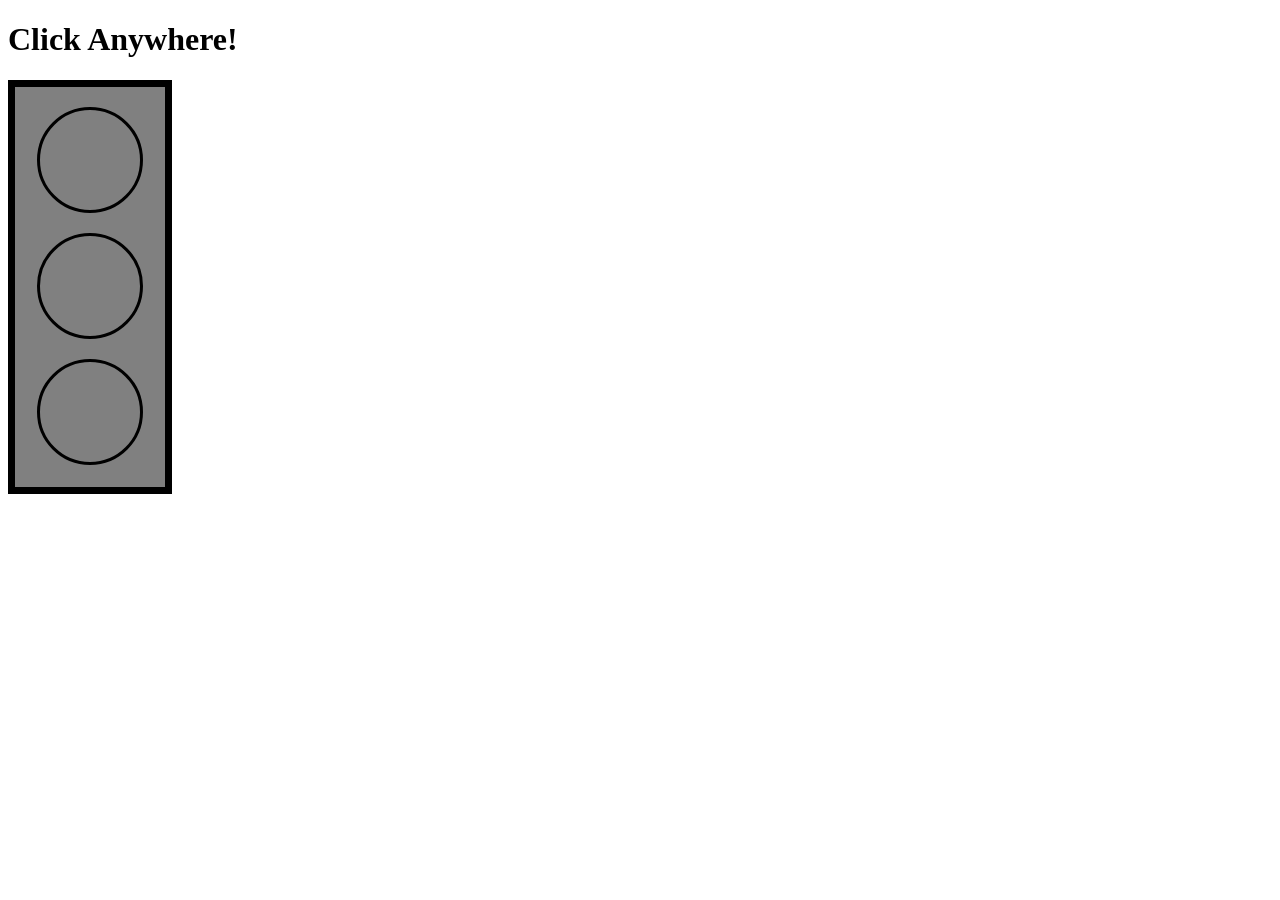
<file: 6-trifecta/01-script/index.html>
<!DOCTYPE html>
<html lang="en">
<head>
    <title>Green Light Go!</title>
    <link href="styles.css" rel="stylesheet" />
    <script src="script.js"></script>
</head>
<body onClick="changeLight()">
    <h1>Click Anywhere!</h1>
    <div id="traffic-light-div">
        <div id="red" class="light"></div>
        <div id="yellow" class="light"></div>
        <div id="green" class="light"></div>
    </div>
</body>
</html>
</file>
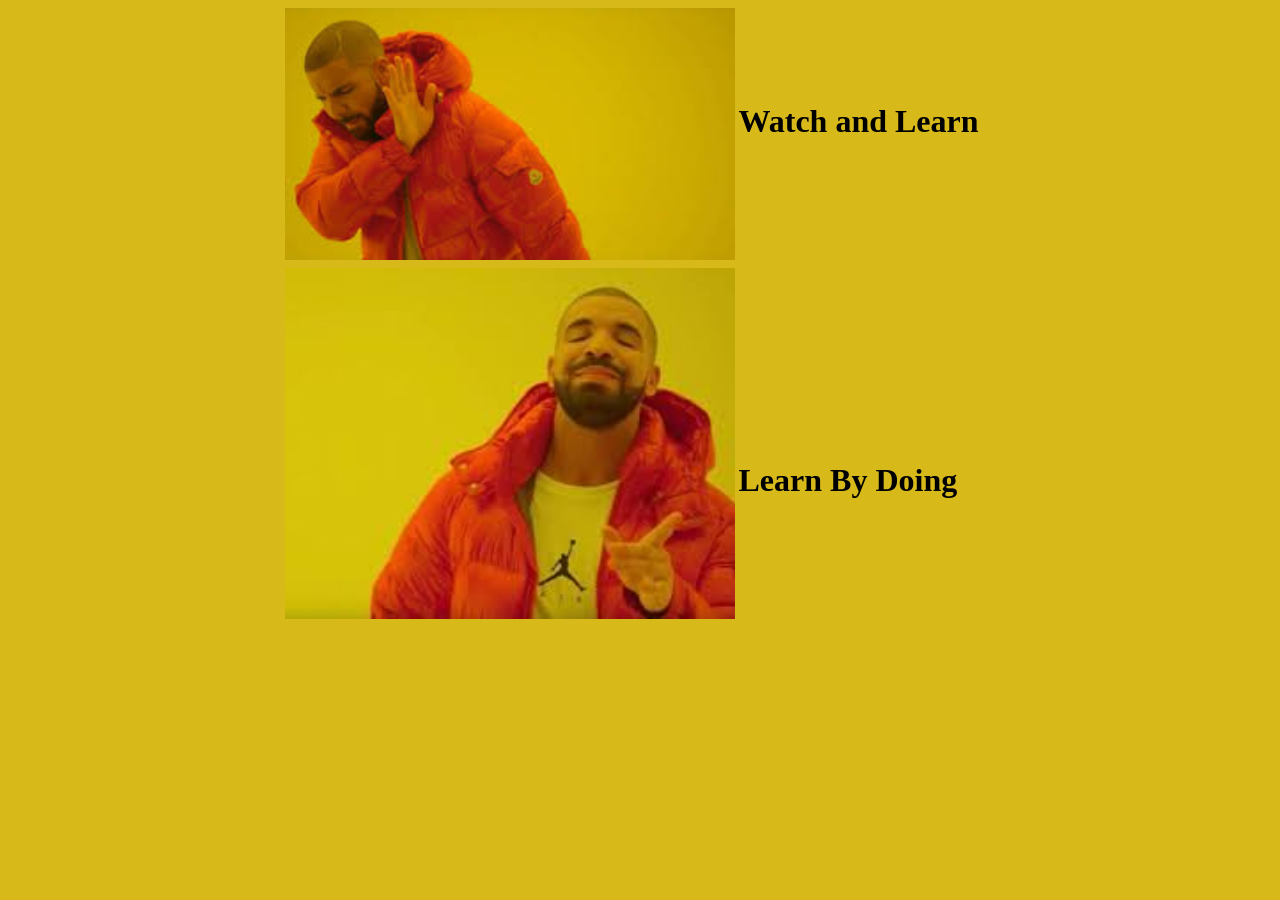
<file: 6-trifecta/03-selecionar-elementos/ejercicio/index.html>
<!DOCTYPE html>
<html lang="en">
<head>
    <link href="styles.css" rel="stylesheet" />
    <title>Hotline Bling</title>
</head>
<body>
    <div id="wrapper">
        <div>
        <img width="450" id="drake-pic-1" src="[data-uri]" />
        <h1 id="heading-1">Watch and Learn</h1>
        </div>
        <div>
        <img width="450" id="drake-pic-2" src="[data-uri]" />
        <h1 id="heading-2">Watch and Learn</h1>
        </div>
    </div>
    <script src="script.js"></script>
</body>
</html>
</file>
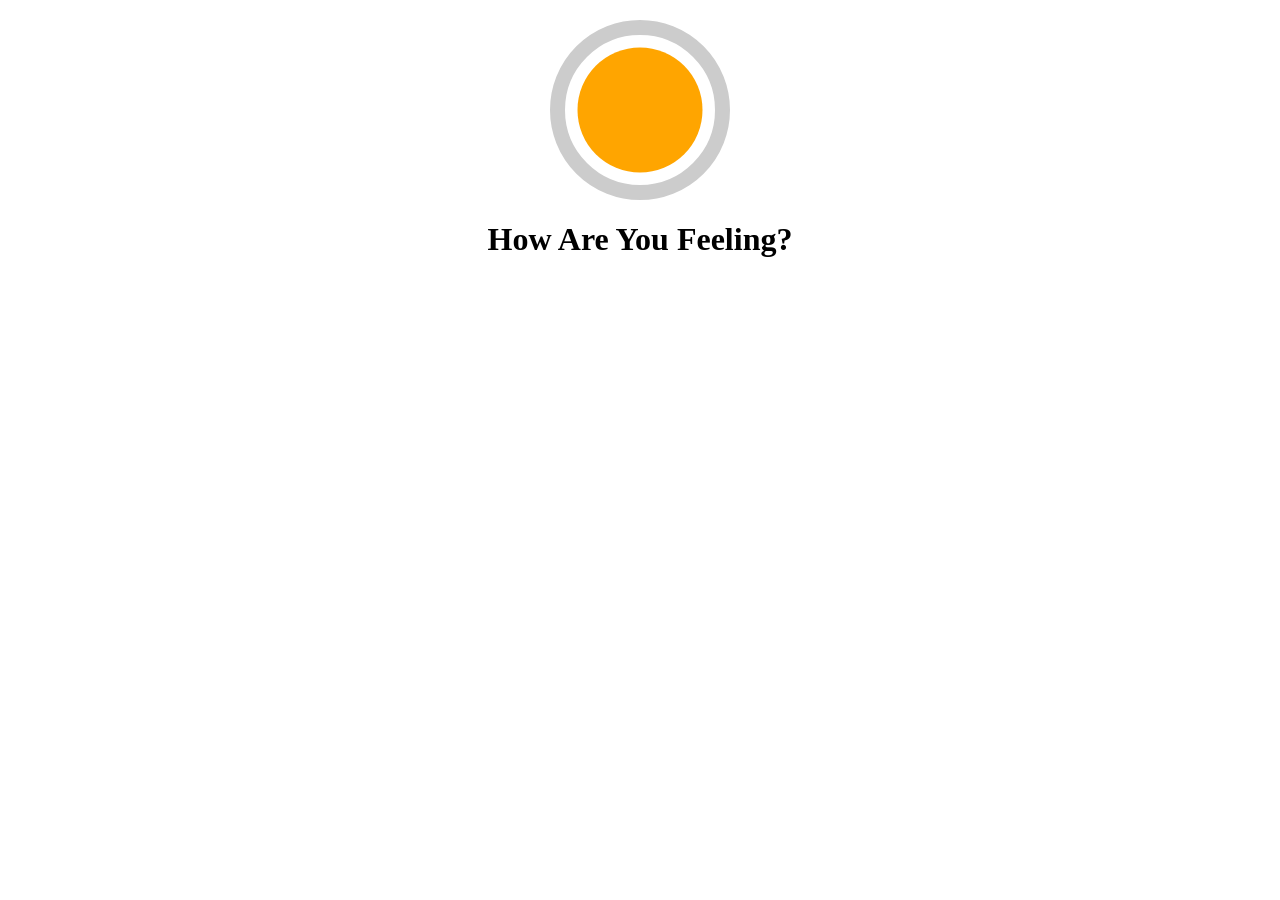
<file: 6-trifecta/04-cambio-de-styles/02-ejercicio/index.html>
<!DOCTYPE html>
<html lang="en">
<head>
    <link rel="stylesheet" href="styles.css">
<title>Mood Ring</title>
</head>
<body>
    <div class="mood-ring" id="moodRing">
        <div class="stone" id="stone"></div>
    </div>
    <h1>How Are You Feeling?</h1>
    <script src="script.js"></script>
</body>
</html>
</file>
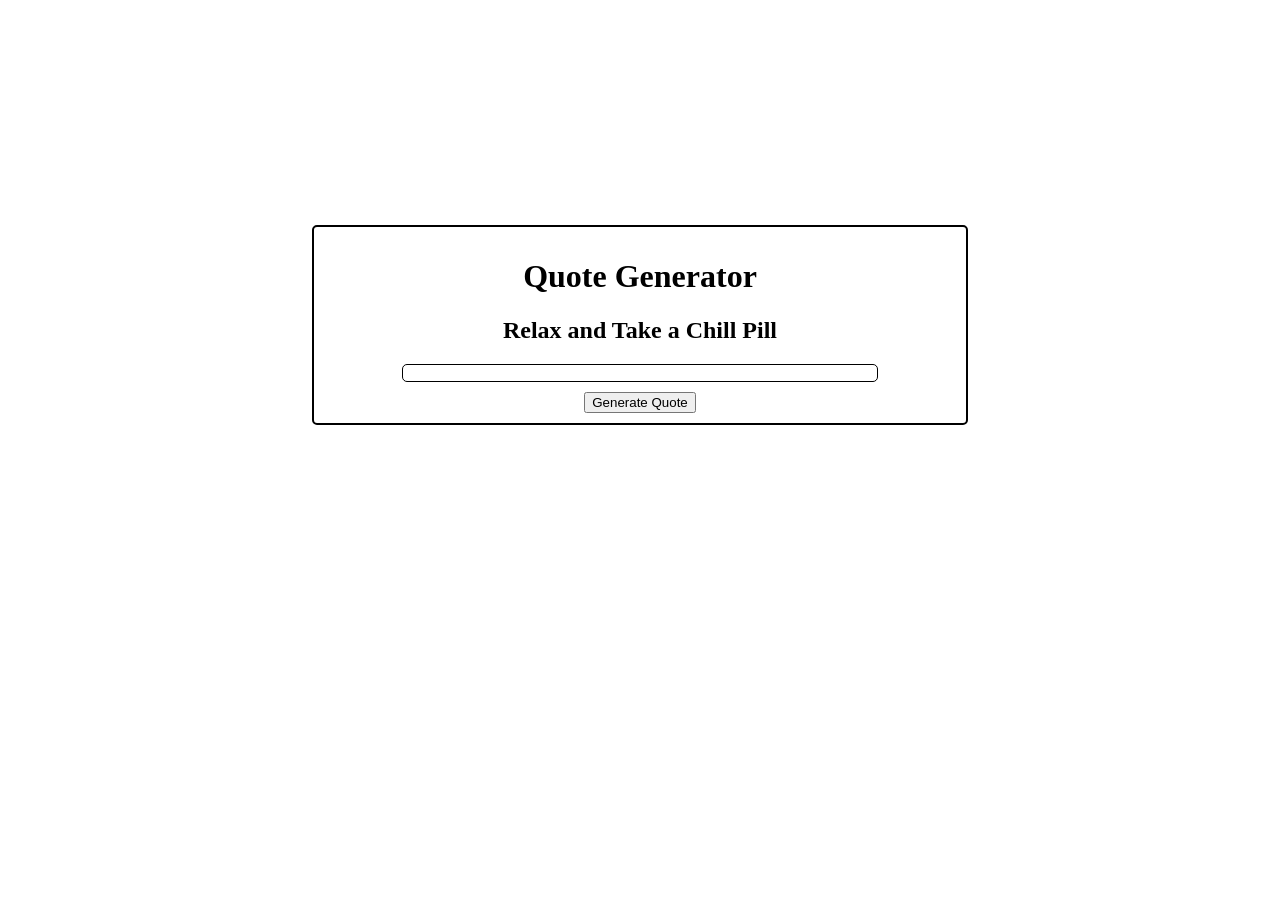
<file: 6-trifecta/05-events/02-ejercicio/index.html>
<!DOCTYPE html>
<html lang="en">
<head>
    <link href="styles.css" rel="stylesheet" />
    <title>Chill Pill</title>
</head>
<body>
    <div id="wrapper">
        <h1>Quote Generator</h1>
        <h2>Relax and Take a Chill Pill</h2>
        <div id="quote-div">
        <p id="quote-text"></p>
        </div>
        <button id="quote-button">Generate Quote</button>
    </div>
    <script src="script.js"></script>
</body>
</html>
</file>
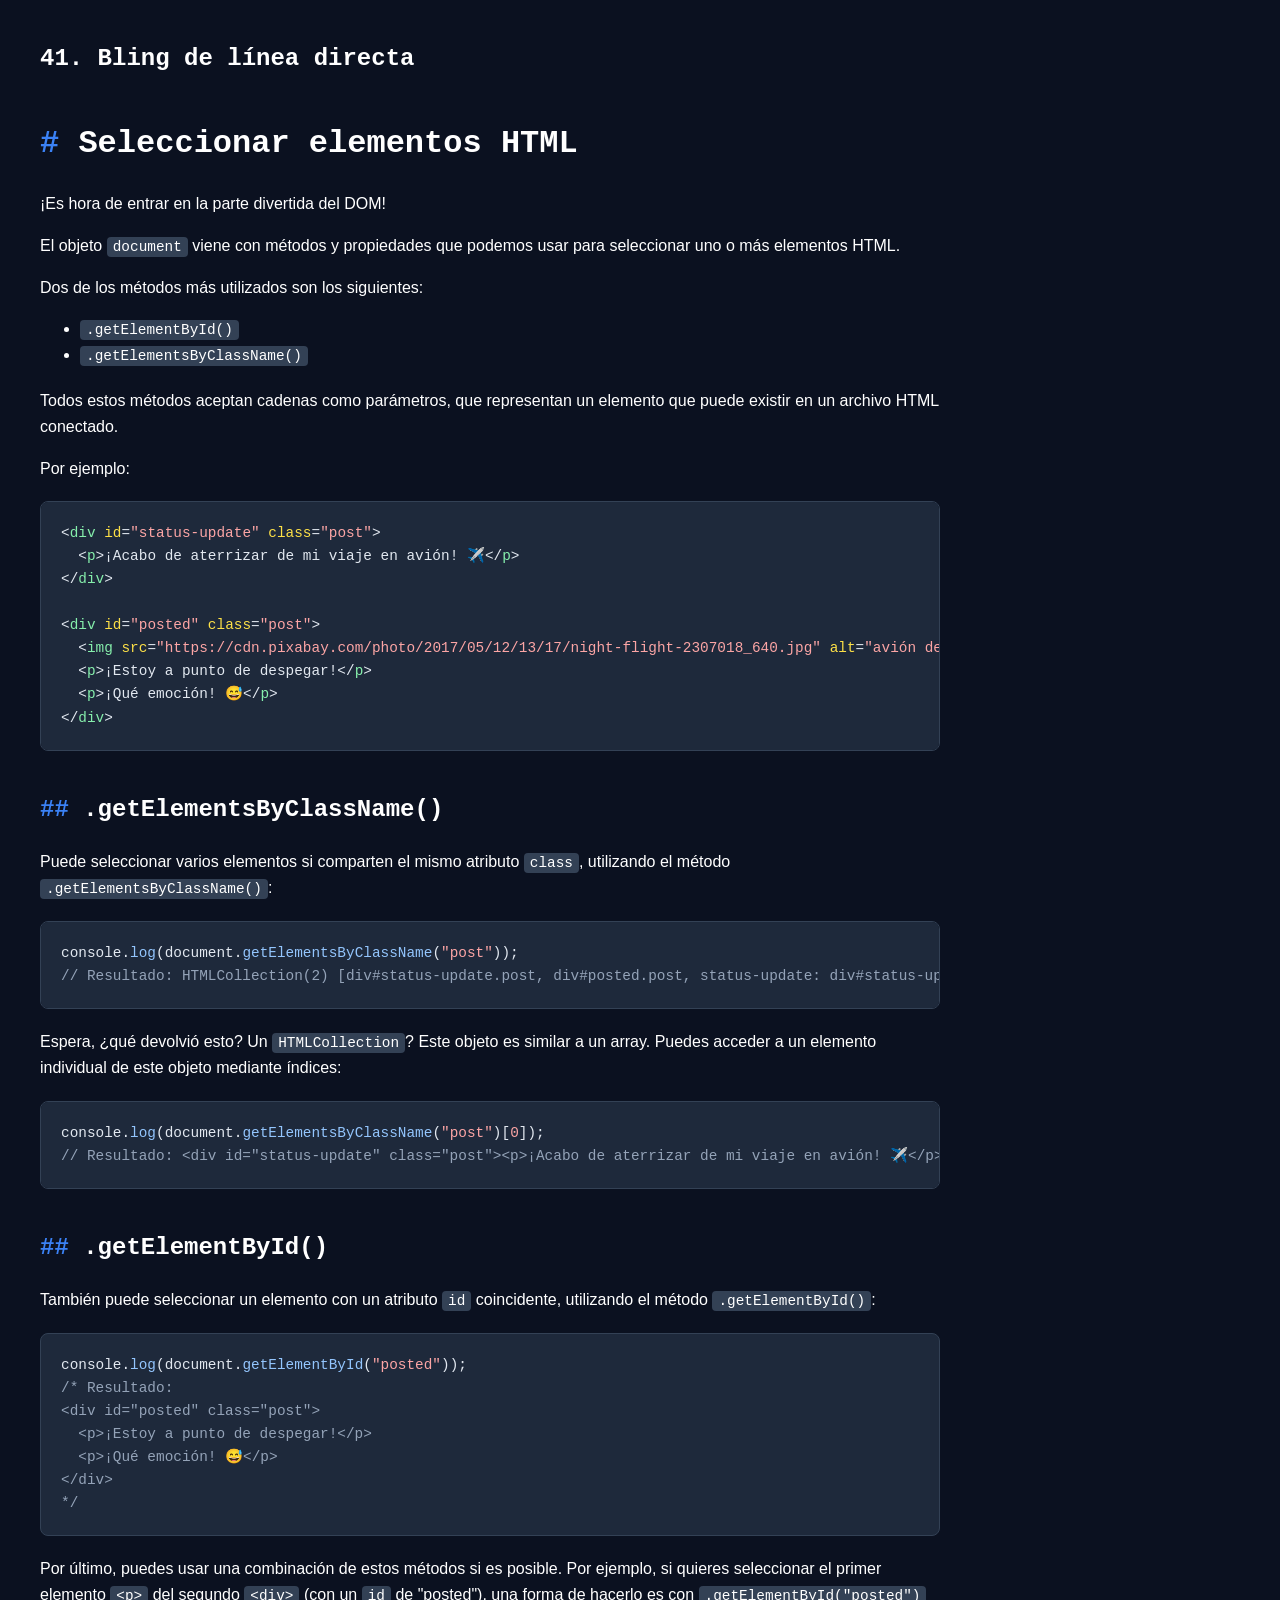
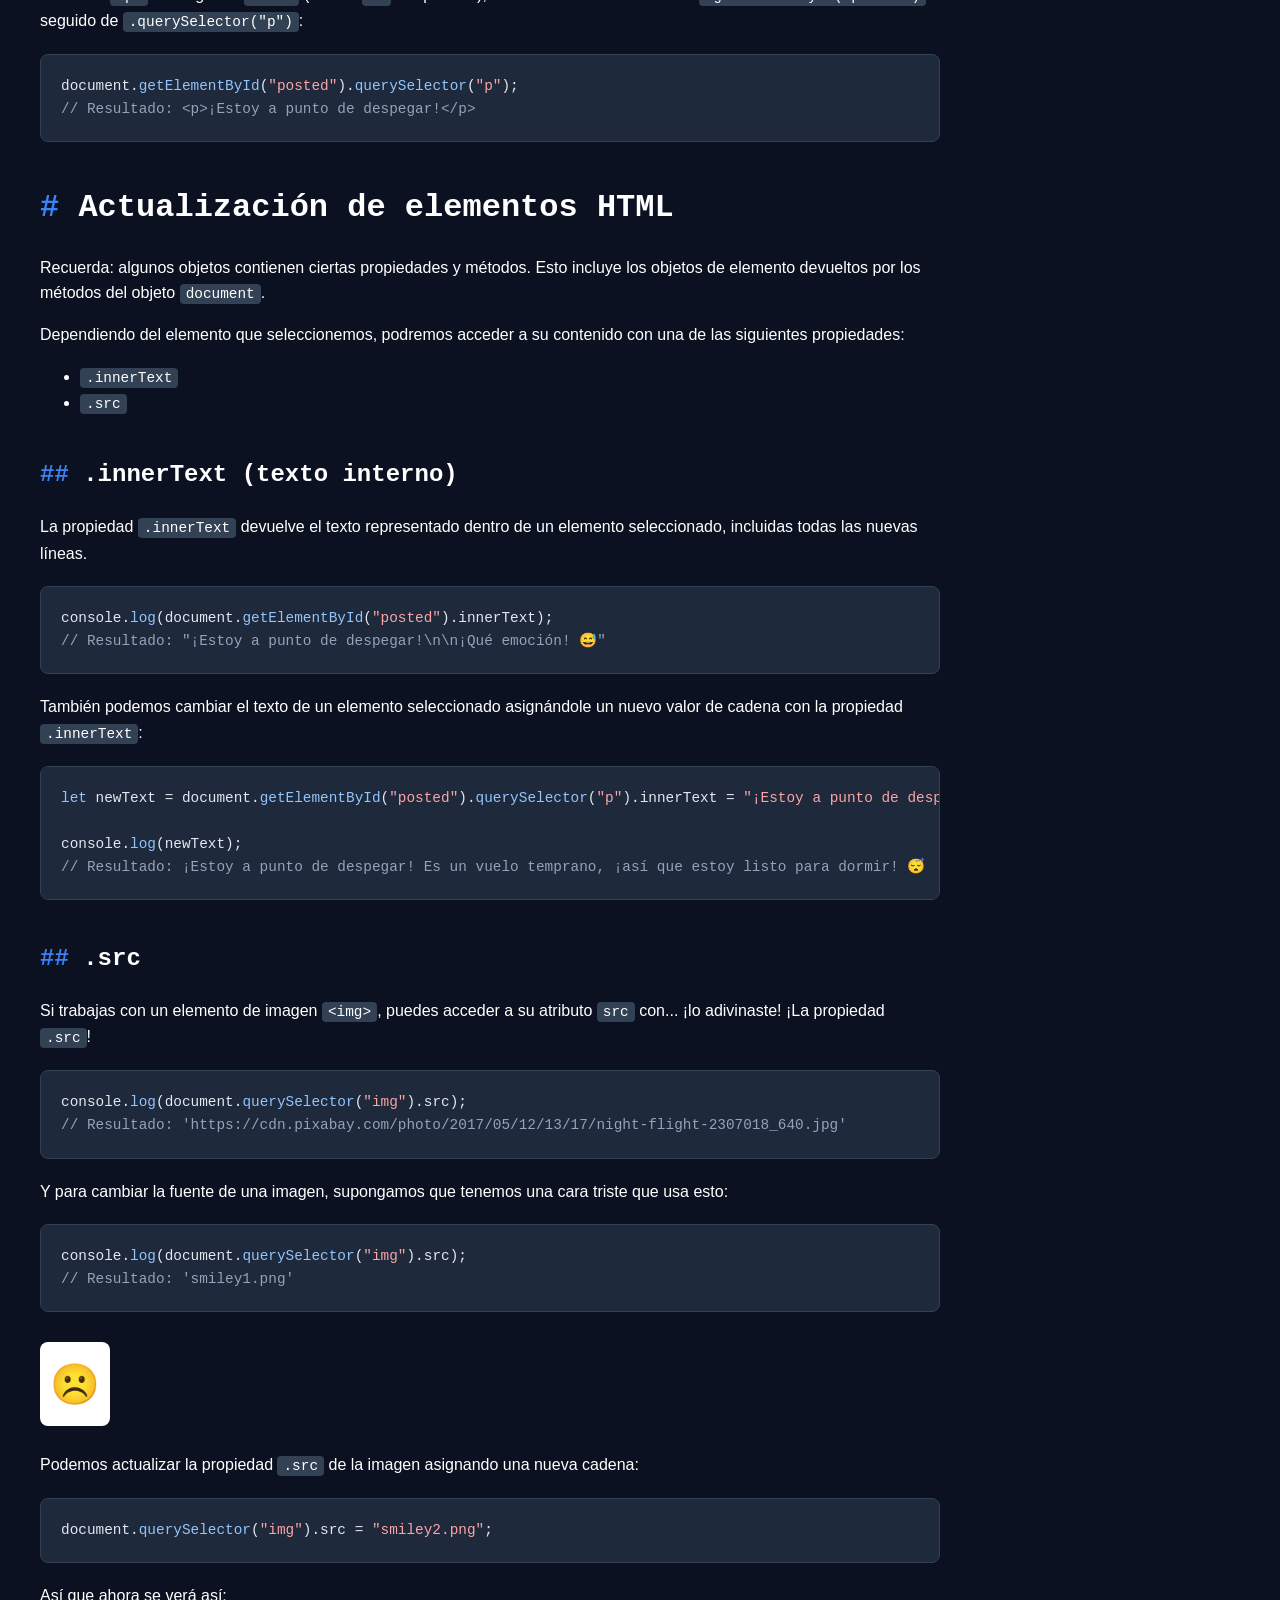
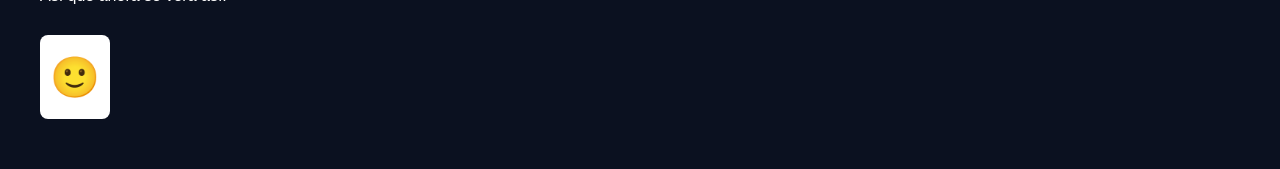
<file: 6-trifecta/03-selecionar-elementos/1-teoria.html>
<!DOCTYPE html>
<html lang="es">
<head>
    <meta charset="UTF-8">
    <meta name="viewport" content="width=device-width, initial-scale=1.0">
    <title>Seleccionar y Actualizar Elementos HTML</title>
    <style>
        body {
            background-color: #0b1120;
            color: #ffffff;
            font-family: 'Segoe UI', Tahoma, Geneva, Verdana, sans-serif;
            line-height: 1.6;
            margin: 0;
            padding: 40px;
            max-width: 900px;
        }
        .main-title {
            font-family: 'Courier New', Courier, monospace;
            font-size: 1.5em;
            font-weight: bold;
            margin-bottom: 30px;
        }
        h1, h2 {
            font-family: 'Courier New', Courier, monospace;
            color: #ffffff;
            margin-top: 40px;
        }
        h1::before {
            content: "# ";
            color: #3b82f6;
        }
        h2::before {
            content: "## ";
            color: #3b82f6;
        }
        code {
            background-color: #334155;
            padding: 2px 6px;
            border-radius: 4px;
            font-family: 'Courier New', Courier, monospace;
            font-size: 0.9em;
        }
        pre {
            background-color: #1e293b;
            padding: 20px;
            border-radius: 8px;
            overflow-x: auto;
            border: 1px solid #334155;
            margin: 20px 0;
        }
        pre code {
            background-color: transparent;
            padding: 0;
            color: #e2e8f0;
        }
        .comment { color: #94a3b8; }
        .string { color: #fca5a5; }
        .method { color: #93c5fd; }
        .tag { color: #86efac; }
        .attr { color: #fde047; }
        
        ul { margin-bottom: 20px; }
        
        .image-box {
            background-color: #ffffff;
            display: inline-block;
            padding: 10px;
            border-radius: 8px;
            margin: 10px 0;
            font-size: 40px;
        }
    </style>
</head>
<body>

    <div class="main-title">41. Bling de línea directa</div>

    <h1>Seleccionar elementos HTML</h1>
    
    <p>¡Es hora de entrar en la parte divertida del DOM!</p>
    
    <p>El objeto <code>document</code> viene con métodos y propiedades que podemos usar para seleccionar uno o más elementos HTML.</p>

    <p>Dos de los métodos más utilizados son los siguientes:</p>
    <ul>
        <li><code>.getElementById()</code></li>
        <li><code>.getElementsByClassName()</code></li>
    </ul>

    <p>Todos estos métodos aceptan cadenas como parámetros, que representan un elemento que puede existir en un archivo HTML conectado.</p>
    <p>Por ejemplo:</p>

    <pre><code>&lt;<span class="tag">div</span> <span class="attr">id</span>=<span class="string">"status-update"</span> <span class="attr">class</span>=<span class="string">"post"</span>&gt;
  &lt;<span class="tag">p</span>&gt;¡Acabo de aterrizar de mi viaje en avión! ✈️&lt;/<span class="tag">p</span>&gt;
&lt;/<span class="tag">div</span>&gt;

&lt;<span class="tag">div</span> <span class="attr">id</span>=<span class="string">"posted"</span> <span class="attr">class</span>=<span class="string">"post"</span>&gt;
  &lt;<span class="tag">img</span> <span class="attr">src</span>=<span class="string">"https://cdn.pixabay.com/photo/2017/05/12/13/17/night-flight-2307018_640.jpg"</span> <span class="attr">alt</span>=<span class="string">"avión despegando de la pista"</span> /&gt;
  &lt;<span class="tag">p</span>&gt;¡Estoy a punto de despegar!&lt;/<span class="tag">p</span>&gt;
  &lt;<span class="tag">p</span>&gt;¡Qué emoción! 😅&lt;/<span class="tag">p</span>&gt;
&lt;/<span class="tag">div</span>&gt;</code></pre>

    <h2>.getElementsByClassName()</h2>

    <p>Puede seleccionar varios elementos si comparten el mismo atributo <code>class</code>, utilizando el método <code>.getElementsByClassName()</code>:</p>

    <pre><code>console.<span class="method">log</span>(document.<span class="method">getElementsByClassName</span>(<span class="string">"post"</span>));
<span class="comment">// Resultado: HTMLCollection(2) [div#status-update.post, div#posted.post, status-update: div#status-update.post, posted: div#posted.post]</span></code></pre>

    <p>Espera, ¿qué devolvió esto? Un <code>HTMLCollection</code>? Este objeto es similar a un array. Puedes acceder a un elemento individual de este objeto mediante índices:</p>

    <pre><code>console.<span class="method">log</span>(document.<span class="method">getElementsByClassName</span>(<span class="string">"post"</span>)[<span class="string">0</span>]);
<span class="comment">// Resultado: &lt;div id="status-update" class="post"&gt;&lt;p&gt;¡Acabo de aterrizar de mi viaje en avión! ✈️&lt;/p&gt;&lt;/div&gt;</span></code></pre>


    <h2>.getElementById()</h2>

    <p>También puede seleccionar un elemento con un atributo <code>id</code> coincidente, utilizando el método <code>.getElementById()</code>:</p>

    <pre><code>console.<span class="method">log</span>(document.<span class="method">getElementById</span>(<span class="string">"posted"</span>));
<span class="comment">/* Resultado:
&lt;div id="posted" class="post"&gt;
  &lt;p&gt;¡Estoy a punto de despegar!&lt;/p&gt;
  &lt;p&gt;¡Qué emoción! 😅&lt;/p&gt;
&lt;/div&gt;
*/</span></code></pre>

    <p>Por último, puedes usar una combinación de estos métodos si es posible. Por ejemplo, si quieres seleccionar el primer elemento <code>&lt;p&gt;</code> del segundo <code>&lt;div&gt;</code> (con un <code>id</code> de "posted"), una forma de hacerlo es con <code>.getElementById("posted")</code> seguido de <code>.querySelector("p")</code>:</p>

    <pre><code>document.<span class="method">getElementById</span>(<span class="string">"posted"</span>).<span class="method">querySelector</span>(<span class="string">"p"</span>);
<span class="comment">// Resultado: &lt;p&gt;¡Estoy a punto de despegar!&lt;/p&gt;</span></code></pre>


    <h1>Actualización de elementos HTML</h1>

    <p>Recuerda: algunos objetos contienen ciertas propiedades y métodos. Esto incluye los objetos de elemento devueltos por los métodos del objeto <code>document</code>.</p>
    
    <p>Dependiendo del elemento que seleccionemos, podremos acceder a su contenido con una de las siguientes propiedades:</p>
    <ul>
        <li><code>.innerText</code></li>
        <li><code>.src</code></li>
    </ul>

    <h2>.innerText (texto interno)</h2>

    <p>La propiedad <code>.innerText</code> devuelve el texto representado dentro de un elemento seleccionado, incluidas todas las nuevas líneas.</p>

    <pre><code>console.<span class="method">log</span>(document.<span class="method">getElementById</span>(<span class="string">"posted"</span>).innerText);
<span class="comment">// Resultado: "¡Estoy a punto de despegar!\n\n¡Qué emoción! 😅"</span></code></pre>

    <p>También podemos cambiar el texto de un elemento seleccionado asignándole un nuevo valor de cadena con la propiedad <code>.innerText</code>:</p>

    <pre><code><span class="method">let</span> newText = document.<span class="method">getElementById</span>(<span class="string">"posted"</span>).<span class="method">querySelector</span>(<span class="string">"p"</span>).innerText = <span class="string">"¡Estoy a punto de despegar! Es un vuelo temprano, ¡así que estoy listo para dormir! 😴"</span>;

console.<span class="method">log</span>(newText);
<span class="comment">// Resultado: ¡Estoy a punto de despegar! Es un vuelo temprano, ¡así que estoy listo para dormir! 😴</span></code></pre>


    <h2>.src</h2>

    <p>Si trabajas con un elemento de imagen <code>&lt;img&gt;</code>, puedes acceder a su atributo <code>src</code> con... ¡lo adivinaste! ¡La propiedad <code>.src</code>!</p>

    <pre><code>console.<span class="method">log</span>(document.<span class="method">querySelector</span>(<span class="string">"img"</span>).src);
<span class="comment">// Resultado: 'https://cdn.pixabay.com/photo/2017/05/12/13/17/night-flight-2307018_640.jpg'</span></code></pre>

    <p>Y para cambiar la fuente de una imagen, supongamos que tenemos una cara triste que usa esto:</p>

    <pre><code>console.<span class="method">log</span>(document.<span class="method">querySelector</span>(<span class="string">"img"</span>).src);
<span class="comment">// Resultado: 'smiley1.png'</span></code></pre>

    <div class="image-box">☹️</div>

    <p>Podemos actualizar la propiedad <code>.src</code> de la imagen asignando una nueva cadena:</p>

    <pre><code>document.<span class="method">querySelector</span>(<span class="string">"img"</span>).src = <span class="string">"smiley2.png"</span>;</code></pre>

    <p>Así que ahora se verá así:</p>

    <div class="image-box">🙂</div>

</body>
</html>
</file>
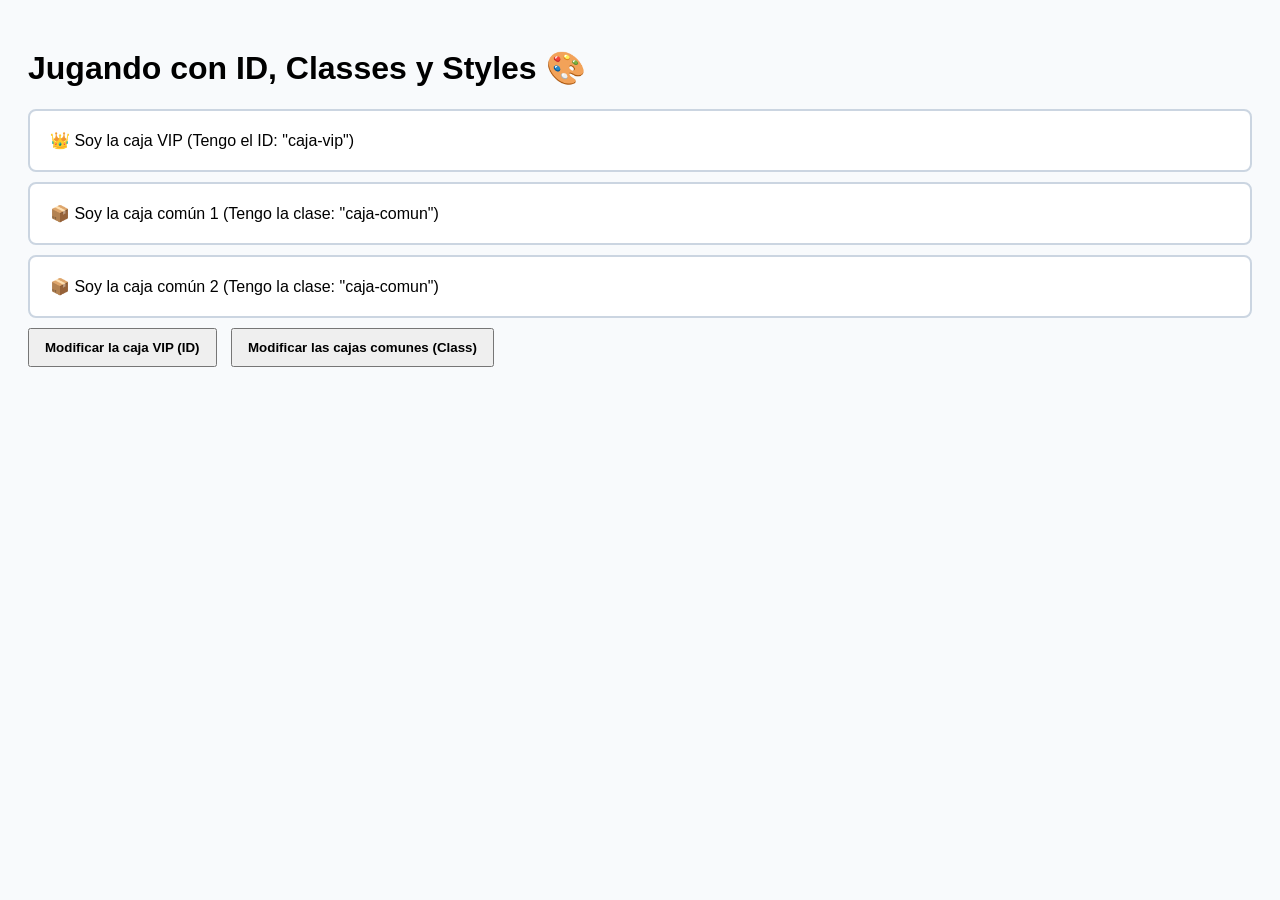
<file: 6-trifecta/03-selecionar-elementos/ejemplo-modifica-style.html>
<!DOCTYPE html>
<html lang="es">
<head>
    <meta charset="UTF-8">
    <title>ID, Clases y Estilos</title>
    <style>
        body { 
            font-family: Arial, sans-serif; 
            padding: 20px; 
            background-color: #f8fafc;
        }
        /* Estilo base para todas las cajas para que se vean bonitas */
        .caja-base { 
            padding: 20px; 
            margin: 10px 0; 
            border: 2px solid #cbd5e1; 
            border-radius: 8px; 
            background-color: white;
        }
        button { 
            padding: 10px 15px; 
            margin-right: 10px;
            cursor: pointer; 
            font-weight: bold;
        }
    </style>
</head>
<body>

    <h1>Jugando con ID, Classes y Styles 🎨</h1>

    <div id="caja-vip" class="caja-base">
        👑 Soy la caja VIP (Tengo el ID: "caja-vip")
    </div>

    <div class="caja-base caja-comun">
        📦 Soy la caja común 1 (Tengo la clase: "caja-comun")
    </div>
    
    <div class="caja-base caja-comun">
        📦 Soy la caja común 2 (Tengo la clase: "caja-comun")
    </div>

    <button id="btn-vip">Modificar la caja VIP (ID)</button>
    <button id="btn-comunes">Modificar las cajas comunes (Class)</button>

    <script>
        // --- 1. MODIFICAR POR ID ---
        let botonVip = document.getElementById("btn-vip");

        botonVip.onclick = function() {
            // Seleccionamos un solo elemento
            let elementoVip = document.getElementById("caja-vip");
            
            // Cambiamos sus estilos usando .style
            elementoVip.style.backgroundColor = "gold";
            elementoVip.style.color = "purple";
            elementoVip.style.fontWeight = "bold";
            elementoVip.style.border = "4px dashed orange";
        };


        // --- 2. MODIFICAR POR CLASE ---
        let botonComunes = document.getElementById("btn-comunes");

        botonComunes.onclick = function() {
            // Obtenemos TODOS los elementos con esa clase
            // ¡Recuerda! Esto nos da una lista (HTMLCollection)
            let listaComunes = document.getElementsByClassName("caja-comun");
            
            // Modificamos el primer elemento de la lista [0]
            listaComunes[0].style.backgroundColor = "lightblue";
            listaComunes[0].style.color = "darkblue";
            listaComunes[0].innerText = "¡A mí me cambiaron el color y el texto!"; // También podemos mezclar innerText
            
            // Modificamos el segundo elemento de la lista [1]
            listaComunes[1].style.backgroundColor = "lightgreen";
            listaComunes[1].style.borderRadius = "50px"; // Hacemos sus bordes redondos
        };
    </script>

</body>
</html>
</file>
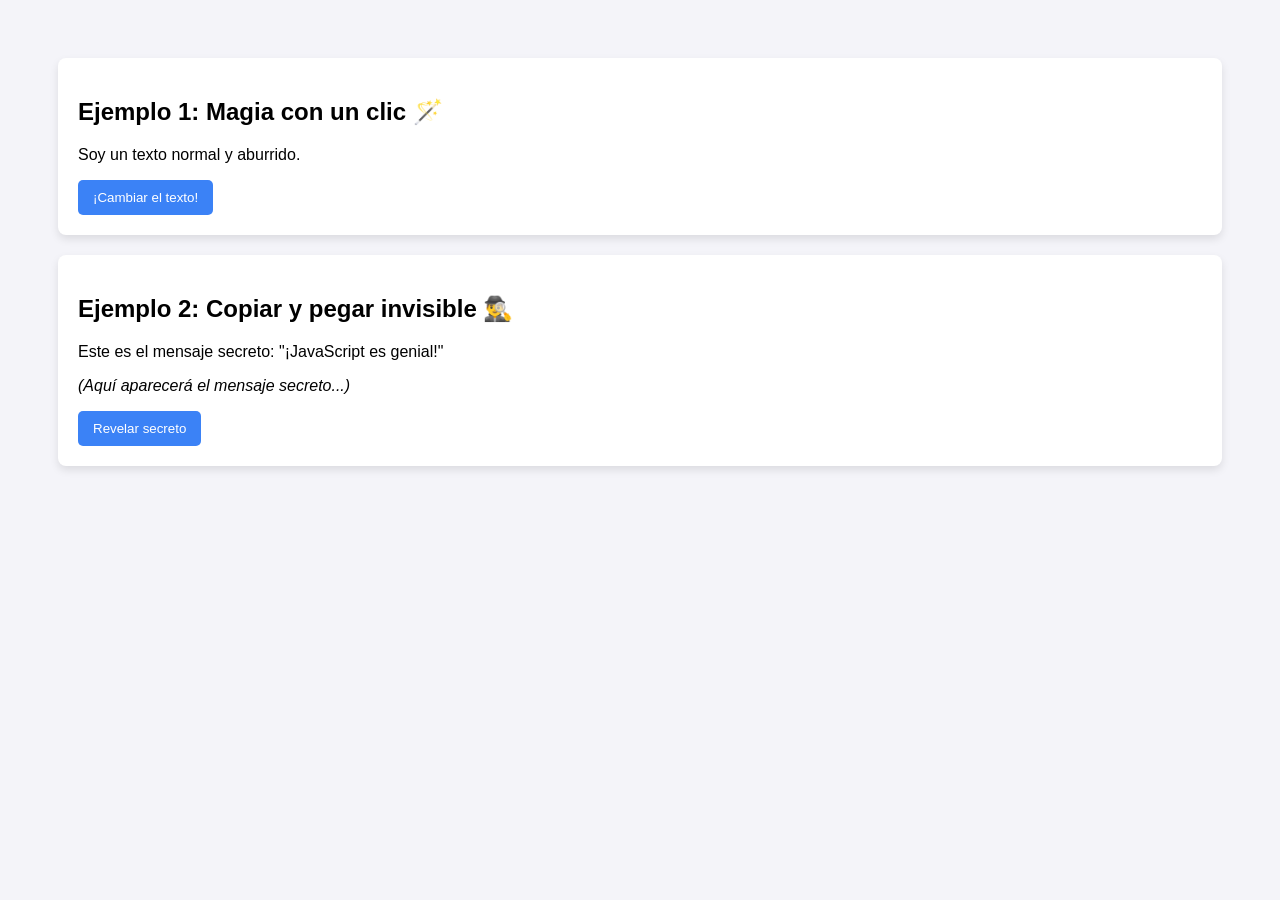
<file: 6-trifecta/03-selecionar-elementos/ejemplo-sencillo.html>
<!DOCTYPE html>
<html lang="es">
<head>
    <meta charset="UTF-8">
    <title>Práctica del DOM</title>
    <style>
        body {
            font-family: Arial, sans-serif;
            padding: 50px;
            background-color: #f4f4f9;
        }
        .caja {
            background-color: white;
            padding: 20px;
            border-radius: 8px;
            margin-bottom: 20px;
            box-shadow: 0 4px 8px rgba(0,0,0,0.1);
        }
        button {
            padding: 10px 15px;
            background-color: #3b82f6;
            color: white;
            border: none;
            border-radius: 5px;
            cursor: pointer;
        }
        button:hover {
            background-color: #2563eb;
        }
    </style>
</head>
<body>

    <div class="caja">
        <h2>Ejemplo 1: Magia con un clic 🪄</h2>
        <p id="mensaje-magico">Soy un texto normal y aburrido.</p>
        
        <button id="boton-magia">¡Cambiar el texto!</button>
    </div>


    <div class="caja">
        <h2>Ejemplo 2: Copiar y pegar invisible 🕵️‍♂️</h2>
        <p id="texto-original">Este es el mensaje secreto: "¡JavaScript es genial!"</p>
        
        <p id="texto-destino"><em>(Aquí aparecerá el mensaje secreto...)</em></p>
        
        <button id="boton-revelar">Revelar secreto</button>
    </div>


    <script>
        // --- CÓDIGO DEL EJEMPLO 1 ---
        // 1. Seleccionamos el botón usando su ID
        let miBoton = document.getElementById("boton-magia");

        // 2. Le decimos qué hacer cuando le hagamos clic
        miBoton.onclick = function() {
            // 3. Seleccionamos el párrafo y cambiamos su .innerText
            document.getElementById("mensaje-magico").innerText = "¡Tachán! Ahora soy un texto increíble gracias al DOM. ✨";
        };


        // --- CÓDIGO DEL EJEMPLO 2 ---
        // 1. Seleccionamos el botón de revelar
        let botonRevelar = document.getElementById("boton-revelar");

        // 2. Le damos la instrucción para el clic
        botonRevelar.onclick = function() {
            // 3. Guardamos el texto del primer párrafo en una variable usando .innerText
            let textoGuardado = document.getElementById("texto-original").innerText;
            
            // 4. Inyectamos ese texto en el segundo párrafo
            document.getElementById("texto-destino").innerText = "Mensaje revelado: " + textoGuardado;
        };
    </script>

</body>
</html>
</file>
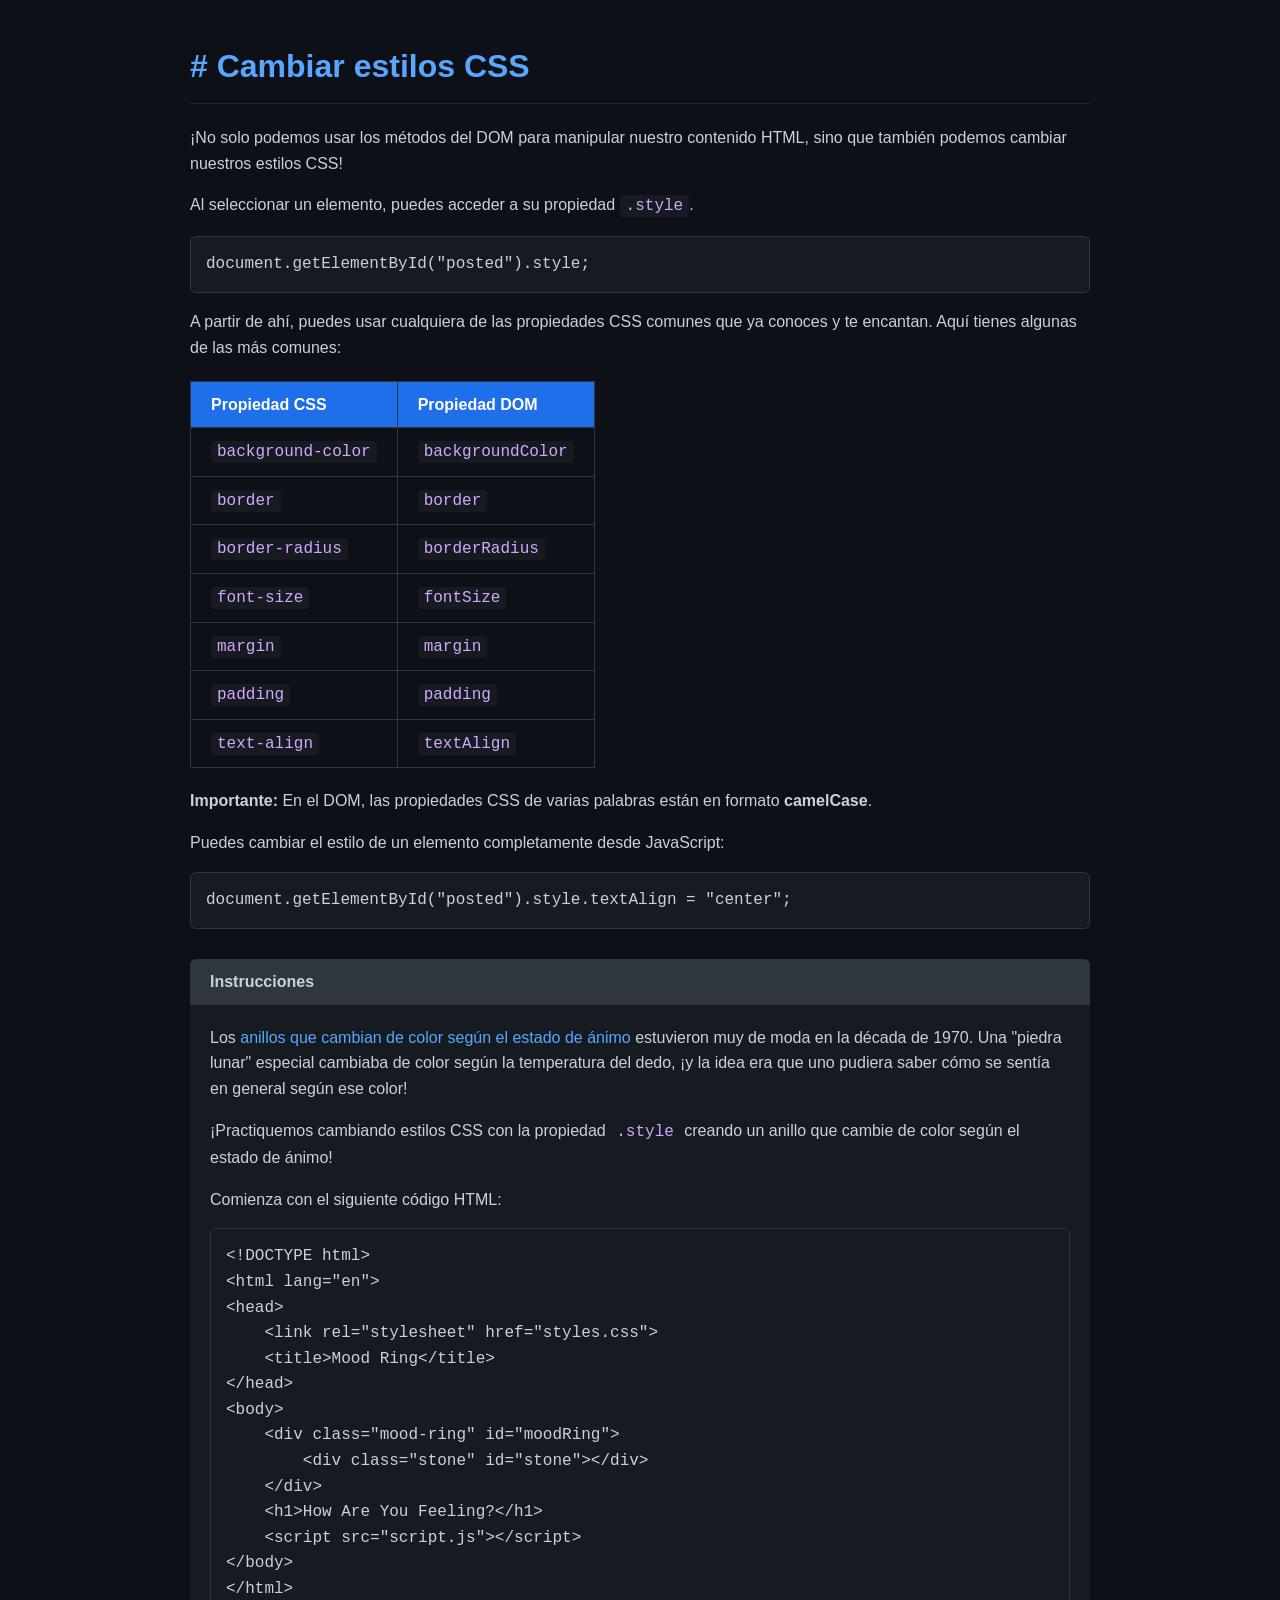
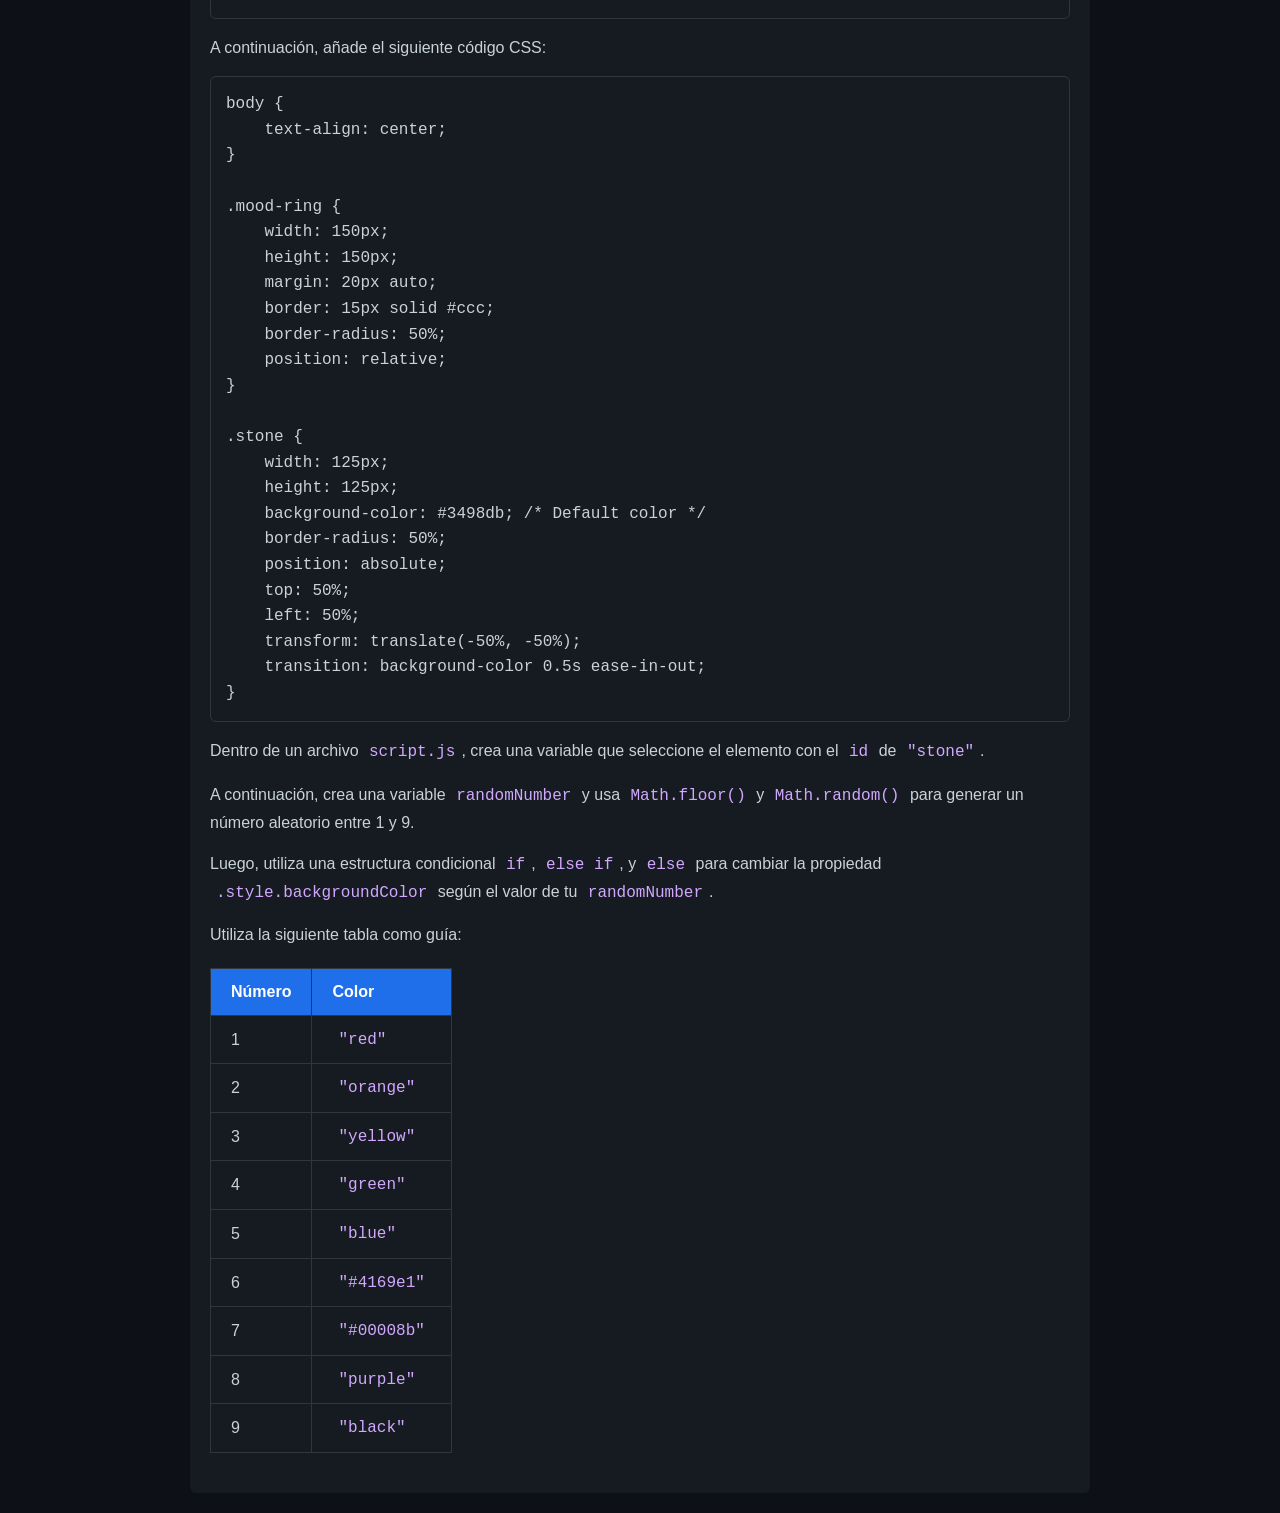
<file: 6-trifecta/04-cambio-de-styles/01-teoria.html>
<!DOCTYPE html>
<html lang="es">
<head>
    <meta charset="UTF-8">
    <meta name="viewport" content="width=device-width, initial-scale=1.0">
    <title>Cambiar estilos CSS - Tutorial</title>
    <style>
        body {
            background-color: #0d1117;
            color: #c9d1d9;
            font-family: -apple-system, BlinkMacSystemFont, "Segoe UI", Helvetica, Arial, sans-serif;
            line-height: 1.6;
            padding: 20px;
            max-width: 900px;
            margin: 0 auto;
        }
        h1, h2 {
            color: #58a6ff;
            border-bottom: 1px solid #21262d;
            padding-bottom: 10px;
        }
        code {
            background-color: #161b22;
            padding: 2px 6px;
            border-radius: 4px;
            font-family: "Courier New", Courier, monospace;
            color: #d2a8ff;
        }
        pre {
            background-color: #161b22;
            padding: 15px;
            border-radius: 6px;
            border: 1px solid #30363d;
            overflow-x: auto;
        }
        pre code {
            background-color: transparent;
            padding: 0;
            color: #c9d1d9;
        }
        table {
            border-collapse: collapse;
            margin: 20px 0;
        }
        th, td {
            border: 1px solid #30363d;
            padding: 10px 20px;
            text-align: left;
        }
        th {
            background-color: #1f6feb;
            color: white;
        }
        .instruction-section {
            background-color: #161b22;
            padding: 20px;
            border-radius: 6px;
            margin-top: 30px;
        }
        .instruction-header {
            background-color: #30363d;
            margin: -20px -20px 20px -20px;
            padding: 10px 20px;
            border-radius: 6px 6px 0 0;
            font-weight: bold;
        }
        .highlight-blue {
            color: #58a6ff;
        }
    </style>
</head>
<body>

    <h1># Cambiar estilos CSS</h1>

    <p>¡No solo podemos usar los métodos del DOM para manipular nuestro contenido HTML, sino que también podemos cambiar nuestros estilos CSS!</p>

    <p>Al seleccionar un elemento, puedes acceder a su propiedad <code>.style</code>.</p>

    <pre><code>document.getElementById("posted").style;</code></pre>

    <p>A partir de ahí, puedes usar cualquiera de las propiedades CSS comunes que ya conoces y te encantan. Aquí tienes algunas de las más comunes:</p>

    <table>
        <thead>
            <tr>
                <th>Propiedad CSS</th>
                <th>Propiedad DOM</th>
            </tr>
        </thead>
        <tbody>
            <tr>
                <td><code>background-color</code></td>
                <td><code>backgroundColor</code></td>
            </tr>
            <tr>
                <td><code>border</code></td>
                <td><code>border</code></td>
            </tr>
            <tr>
                <td><code>border-radius</code></td>
                <td><code>borderRadius</code></td>
            </tr>
            <tr>
                <td><code>font-size</code></td>
                <td><code>fontSize</code></td>
            </tr>
            <tr>
                <td><code>margin</code></td>
                <td><code>margin</code></td>
            </tr>
            <tr>
                <td><code>padding</code></td>
                <td><code>padding</code></td>
            </tr>
            <tr>
                <td><code>text-align</code></td>
                <td><code>textAlign</code></td>
            </tr>
        </tbody>
    </table>

    <p><strong>Importante:</strong> En el DOM, las propiedades CSS de varias palabras están en formato <strong>camelCase</strong>.</p>

    <p>Puedes cambiar el estilo de un elemento completamente desde JavaScript:</p>

    <pre><code>document.getElementById("posted").style.textAlign = "center";</code></pre>

    <div class="instruction-section">
        <div class="instruction-header">Instrucciones</div>
        
        <p>Los <span class="highlight-blue">anillos que cambian de color según el estado de ánimo</span> estuvieron muy de moda en la década de 1970. Una "piedra lunar" especial cambiaba de color según la temperatura del dedo, ¡y la idea era que uno pudiera saber cómo se sentía en general según ese color!</p>

        <p>¡Practiquemos cambiando estilos CSS con la propiedad <code>.style</code> creando un anillo que cambie de color según el estado de ánimo!</p>

        <p>Comienza con el siguiente código HTML:</p>

<pre><code>&lt;!DOCTYPE html&gt;
&lt;html lang="en"&gt;
&lt;head&gt;
    &lt;link rel="stylesheet" href="styles.css"&gt;
    &lt;title&gt;Mood Ring&lt;/title&gt;
&lt;/head&gt;
&lt;body&gt;
    &lt;div class="mood-ring" id="moodRing"&gt;
        &lt;div class="stone" id="stone"&gt;&lt;/div&gt;
    &lt;/div&gt;
    &lt;h1&gt;How Are You Feeling?&lt;/h1&gt;
    &lt;script src="script.js"&gt;&lt;/script&gt;
&lt;/body&gt;
&lt;/html&gt;</code></pre>

        <p>A continuación, añade el siguiente código CSS:</p>

<pre><code>body {
    text-align: center;
}

.mood-ring {
    width: 150px;
    height: 150px;
    margin: 20px auto;
    border: 15px solid #ccc;
    border-radius: 50%;
    position: relative;
}

.stone {
    width: 125px;
    height: 125px;
    background-color: #3498db; /* Default color */
    border-radius: 50%;
    position: absolute;
    top: 50%;
    left: 50%;
    transform: translate(-50%, -50%);
    transition: background-color 0.5s ease-in-out;
}</code></pre>

        <p>Dentro de un archivo <code>script.js</code>, crea una variable que seleccione el elemento con el <code>id</code> de <code>"stone"</code>.</p>

        <p>A continuación, crea una variable <code>randomNumber</code> y usa <code>Math.floor()</code> y <code>Math.random()</code> para generar un número aleatorio entre 1 y 9.</p>

        <p>Luego, utiliza una estructura condicional <code>if</code>, <code>else if</code>, y <code>else</code> para cambiar la propiedad <code>.style.backgroundColor</code> según el valor de tu <code>randomNumber</code>.</p>

        <p>Utiliza la siguiente tabla como guía:</p>

        <table>
            <thead>
                <tr>
                    <th>Número</th>
                    <th>Color</th>
                </tr>
            </thead>
            <tbody>
                <tr><td>1</td><td><code>"red"</code></td></tr>
                <tr><td>2</td><td><code>"orange"</code></td></tr>
                <tr><td>3</td><td><code>"yellow"</code></td></tr>
                <tr><td>4</td><td><code>"green"</code></td></tr>
                <tr><td>5</td><td><code>"blue"</code></td></tr>
                <tr><td>6</td><td><code>"#4169e1"</code></td></tr>
                <tr><td>7</td><td><code>"#00008b"</code></td></tr>
                <tr><td>8</td><td><code>"purple"</code></td></tr>
                <tr><td>9</td><td><code>"black"</code></td></tr>
            </tbody>
        </table>
    </div>

</body>
</html>
</file>
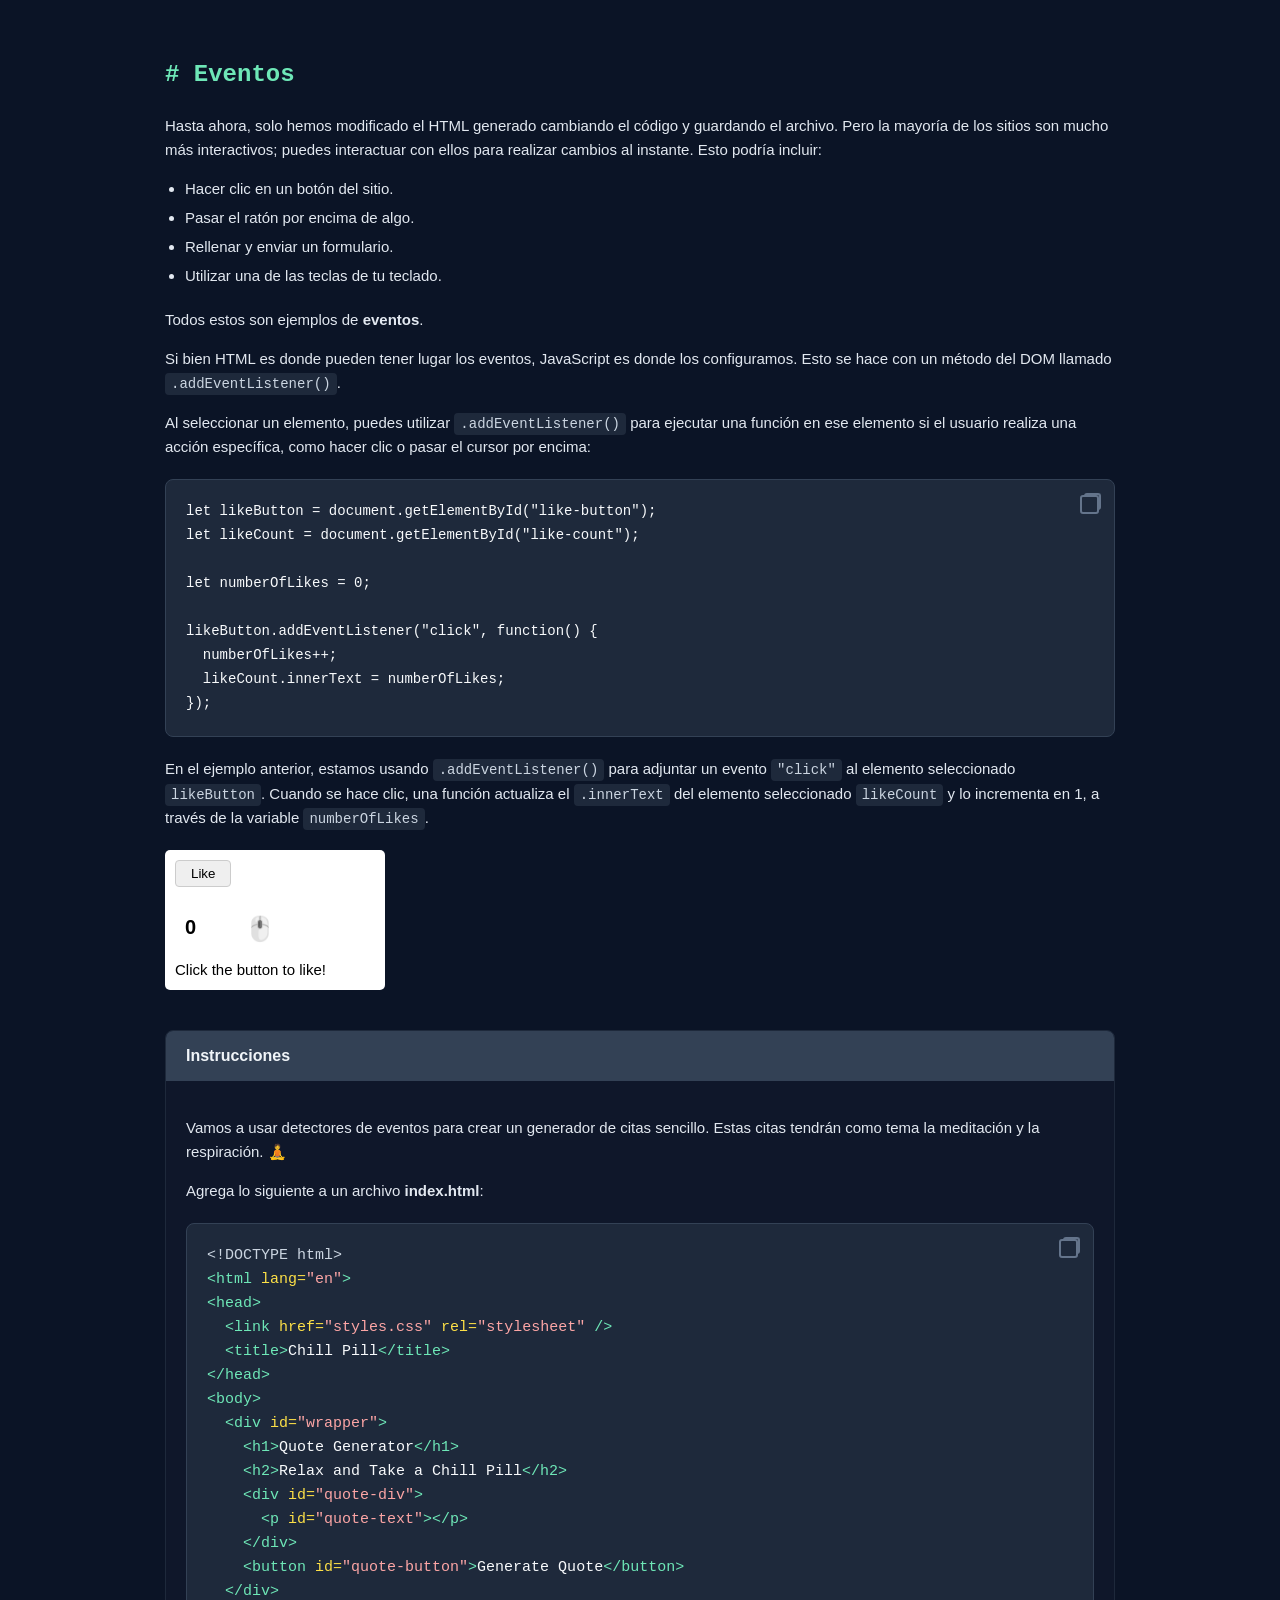
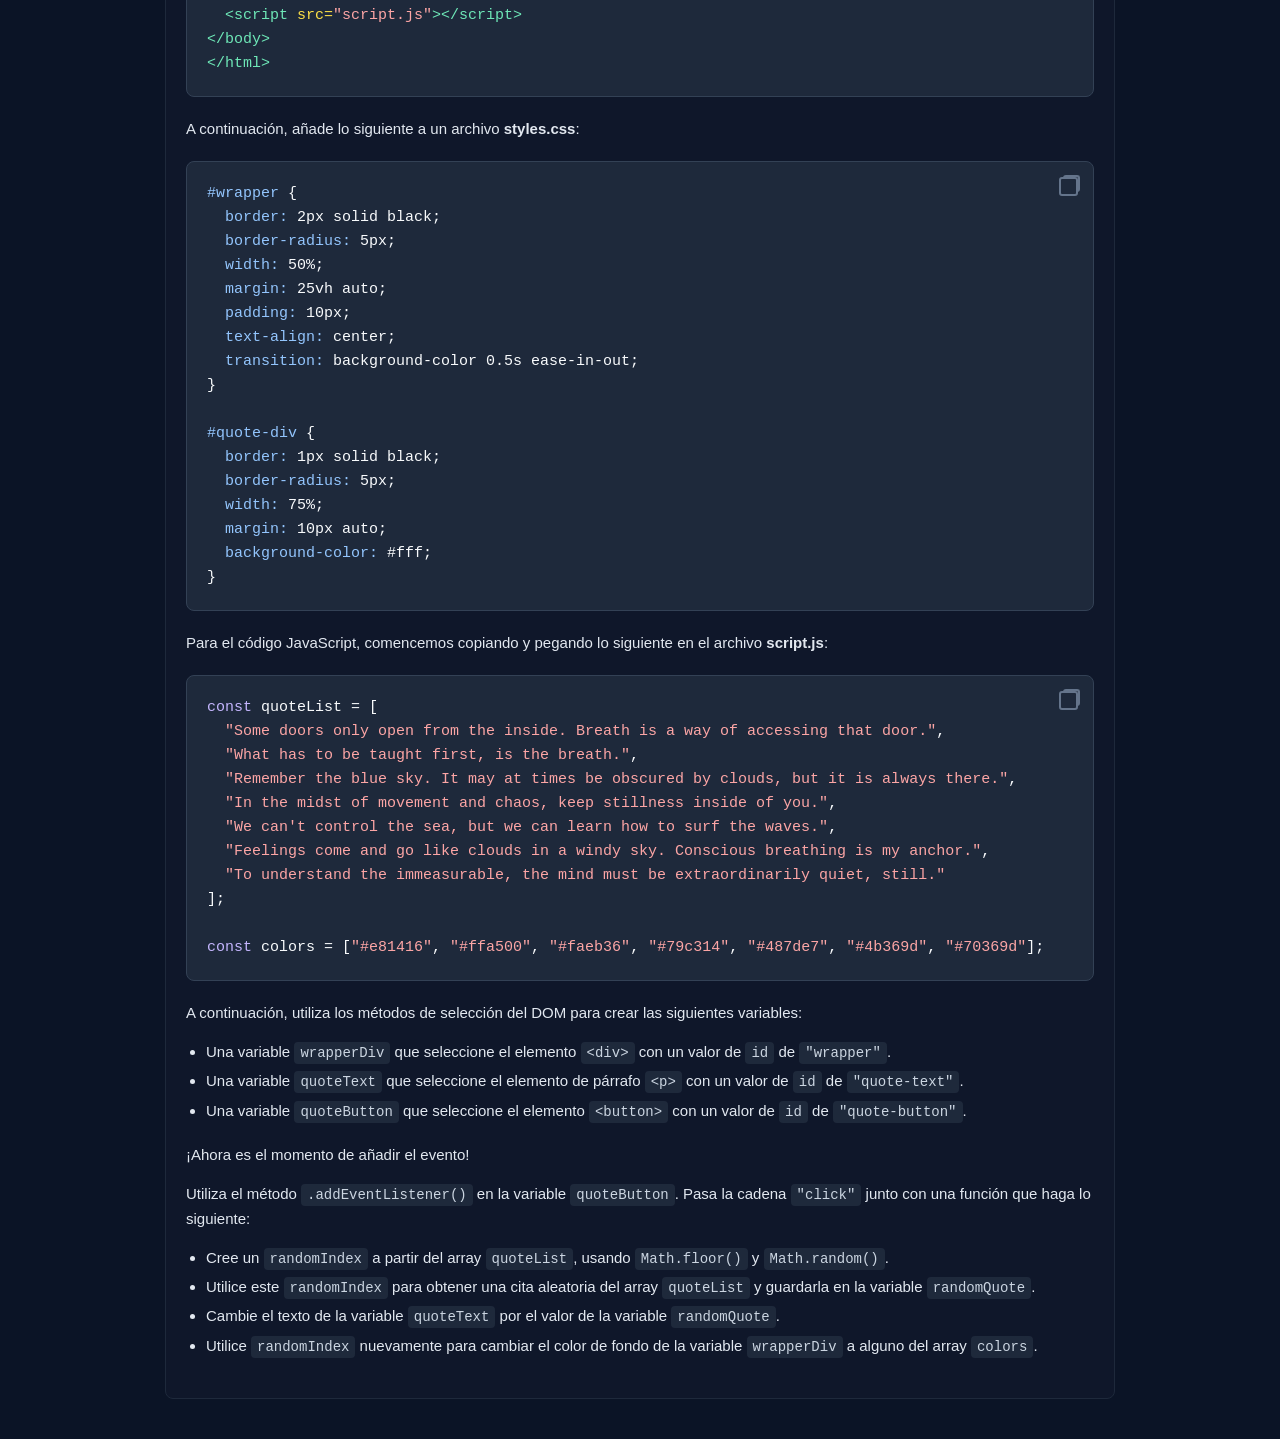
<file: 6-trifecta/05-events/01-teoria.html>
<!DOCTYPE html>
<html lang="es">
<head>
    <meta charset="UTF-8">
    <meta name="viewport" content="width=device-width, initial-scale=1.0">
    <title>Lección: Eventos</title>
    <style>
        /* Estilos generales imitando la plataforma oscura */
        body {
            background-color: #0b1426; /* Color de fondo oscuro */
            color: #e2e8f0; /* Color de texto claro */
            font-family: 'Segoe UI', Tahoma, Geneva, Verdana, sans-serif;
            line-height: 1.6;
            margin: 0;
            padding: 40px;
            font-size: 15px;
        }

        .container {
            max-width: 950px;
            margin: 0 auto;
        }

        h1 {
            color: #6ee7b7; /* Color de título simulando la plataforma */
            font-size: 24px;
            font-weight: bold;
            margin-bottom: 20px;
            font-family: monospace;
        }

        ul {
            margin-bottom: 20px;
            padding-left: 20px;
        }

        li {
            margin-bottom: 5px;
        }

        /* Estilos para código en línea */
        code {
            background-color: #1e293b;
            padding: 3px 6px;
            border-radius: 4px;
            font-family: 'Courier New', Courier, monospace;
            color: #cbd5e1;
            font-size: 14px;
        }

        /* Estilos para los bloques de código grandes */
        .code-block {
            background-color: #1e293b;
            padding: 20px;
            border-radius: 8px;
            margin: 20px 0;
            position: relative;
            overflow-x: auto;
            border: 1px solid #334155;
        }

        .code-block pre {
            margin: 0;
            font-family: 'Courier New', Courier, monospace;
            color: #f8fafc;
        }

        .code-block code {
            background-color: transparent;
            padding: 0;
            color: inherit;
        }

        /* Simulando el botón de copiar de la esquina */
        .copy-icon {
            position: absolute;
            top: 15px;
            right: 15px;
            width: 15px;
            height: 15px;
            border: 2px solid #64748b;
            border-radius: 3px;
        }
        .copy-icon::before {
            content: '';
            position: absolute;
            top: -4px;
            right: -4px;
            width: 15px;
            height: 15px;
            border-top: 2px solid #64748b;
            border-right: 2px solid #64748b;
            border-radius: 3px;
        }

        /* Estilos para la sección de instrucciones */
        .instructions-container {
            background-color: #0f172a;
            border-radius: 8px;
            margin-top: 40px;
            overflow: hidden;
            border: 1px solid #1e293b;
        }

        .instructions-header {
            background-color: #334155;
            padding: 12px 20px;
            font-weight: bold;
            font-size: 16px;
            color: #f1f5f9;
        }

        .instructions-content {
            padding: 20px;
        }

        /* Elemento interactivo simulado */
        .interactive-demo {
            background-color: white;
            color: black;
            width: 200px;
            height: 120px;
            padding: 10px;
            border-radius: 5px;
            margin: 20px 0;
            font-family: sans-serif;
            position: relative;
        }
    </style>
</head>
<body>

<div class="container">
    <h1># Eventos</h1>

    <p>Hasta ahora, solo hemos modificado el HTML generado cambiando el código y guardando el archivo. Pero la mayoría de los sitios son mucho más interactivos; puedes interactuar con ellos para realizar cambios al instante. Esto podría incluir:</p>

    <ul>
        <li>Hacer clic en un botón del sitio.</li>
        <li>Pasar el ratón por encima de algo.</li>
        <li>Rellenar y enviar un formulario.</li>
        <li>Utilizar una de las teclas de tu teclado.</li>
    </ul>

    <p>Todos estos son ejemplos de <strong>eventos</strong>.</p>

    <p>Si bien HTML es donde pueden tener lugar los eventos, JavaScript es donde los configuramos. Esto se hace con un método del DOM llamado <code>.addEventListener()</code>.</p>

    <p>Al seleccionar un elemento, puedes utilizar <code>.addEventListener()</code> para ejecutar una función en ese elemento si el usuario realiza una acción específica, como hacer clic o pasar el cursor por encima:</p>

    <div class="code-block">
        <div class="copy-icon"></div>
<pre><code>let likeButton = document.getElementById("like-button");
let likeCount = document.getElementById("like-count");

let numberOfLikes = 0;

likeButton.addEventListener("click", function() {
  numberOfLikes++;
  likeCount.innerText = numberOfLikes;
});</code></pre>
    </div>

    <p>En el ejemplo anterior, estamos usando <code>.addEventListener()</code> para adjuntar un evento <code>"click"</code> al elemento seleccionado <code>likeButton</code>. Cuando se hace clic, una función actualiza el <code>.innerText</code> del elemento seleccionado <code>likeCount</code> y lo incrementa en 1, a través de la variable <code>numberOfLikes</code>.</p>

    <div class="interactive-demo">
        <button id="like-button" style="padding: 5px 15px; cursor: pointer; border-radius: 4px; border: 1px solid #ccc;">Like</button>
        <br><br>
        <div id="like-count" style="font-size: 20px; font-weight: bold; padding-left: 10px;">0</div>
        
        <div style="position:absolute; top: 60px; left: 80px; pointer-events: none; font-size: 24px;">🖱️</div>
        <p>Click the button to like!</p>
    </div>

    <script>
        // 1. Seleccionamos el botón y el contador
        let likeButton = document.getElementById("like-button");
        let likeCount = document.getElementById("like-count");
        
        // 2. Creamos la variable para guardar la cantidad de likes
        let numberOfLikes = 0;
        
        // 3. Añadimos el evento "click" al botón
        likeButton.addEventListener("click", function() {
            numberOfLikes++; // Sumamos 1
            likeCount.innerText = numberOfLikes; // Actualizamos el texto en la pantalla
        });
    </script>

    <div class="instructions-container">
        <div class="instructions-header">Instrucciones</div>
        
        <div class="instructions-content">
            <p>Vamos a usar detectores de eventos para crear un generador de citas sencillo. Estas citas tendrán como tema la meditación y la respiración. 🧘</p>

            <p>Agrega lo siguiente a un archivo <strong>index.html</strong>:</p>

            <div class="code-block">
                <div class="copy-icon"></div>
<pre><span style="color: #cbd5e1;">&lt;!DOCTYPE html&gt;</span>
<span style="color: #6ee7b7;">&lt;html</span> <span style="color: #fde047;">lang=</span><span style="color: #fca5a5;">"en"</span><span style="color: #6ee7b7;">&gt;</span>
<span style="color: #6ee7b7;">&lt;head&gt;</span>
  <span style="color: #6ee7b7;">&lt;link</span> <span style="color: #fde047;">href=</span><span style="color: #fca5a5;">"styles.css"</span> <span style="color: #fde047;">rel=</span><span style="color: #fca5a5;">"stylesheet"</span> <span style="color: #6ee7b7;">/&gt;</span>
  <span style="color: #6ee7b7;">&lt;title&gt;</span>Chill Pill<span style="color: #6ee7b7;">&lt;/title&gt;</span>
<span style="color: #6ee7b7;">&lt;/head&gt;</span>
<span style="color: #6ee7b7;">&lt;body&gt;</span>
  <span style="color: #6ee7b7;">&lt;div</span> <span style="color: #fde047;">id=</span><span style="color: #fca5a5;">"wrapper"</span><span style="color: #6ee7b7;">&gt;</span>
    <span style="color: #6ee7b7;">&lt;h1&gt;</span>Quote Generator<span style="color: #6ee7b7;">&lt;/h1&gt;</span>
    <span style="color: #6ee7b7;">&lt;h2&gt;</span>Relax and Take a Chill Pill<span style="color: #6ee7b7;">&lt;/h2&gt;</span>
    <span style="color: #6ee7b7;">&lt;div</span> <span style="color: #fde047;">id=</span><span style="color: #fca5a5;">"quote-div"</span><span style="color: #6ee7b7;">&gt;</span>
      <span style="color: #6ee7b7;">&lt;p</span> <span style="color: #fde047;">id=</span><span style="color: #fca5a5;">"quote-text"</span><span style="color: #6ee7b7;">&gt;&lt;/p&gt;</span>
    <span style="color: #6ee7b7;">&lt;/div&gt;</span>
    <span style="color: #6ee7b7;">&lt;button</span> <span style="color: #fde047;">id=</span><span style="color: #fca5a5;">"quote-button"</span><span style="color: #6ee7b7;">&gt;</span>Generate Quote<span style="color: #6ee7b7;">&lt;/button&gt;</span>
  <span style="color: #6ee7b7;">&lt;/div&gt;</span>
  <span style="color: #6ee7b7;">&lt;script</span> <span style="color: #fde047;">src=</span><span style="color: #fca5a5;">"script.js"</span><span style="color: #6ee7b7;">&gt;&lt;/script&gt;</span>
<span style="color: #6ee7b7;">&lt;/body&gt;</span>
<span style="color: #6ee7b7;">&lt;/html&gt;</span></pre>
            </div>

            <p>A continuación, añade lo siguiente a un archivo <strong>styles.css</strong>:</p>

            <div class="code-block">
                <div class="copy-icon"></div>
<pre><span style="color: #93c5fd;">#wrapper</span> {
  <span style="color: #93c5fd;">border:</span> 2px solid black;
  <span style="color: #93c5fd;">border-radius:</span> 5px;
  <span style="color: #93c5fd;">width:</span> 50%;
  <span style="color: #93c5fd;">margin:</span> 25vh auto;
  <span style="color: #93c5fd;">padding:</span> 10px;
  <span style="color: #93c5fd;">text-align:</span> center;
  <span style="color: #93c5fd;">transition:</span> background-color 0.5s ease-in-out;
}

<span style="color: #93c5fd;">#quote-div</span> {
  <span style="color: #93c5fd;">border:</span> 1px solid black;
  <span style="color: #93c5fd;">border-radius:</span> 5px;
  <span style="color: #93c5fd;">width:</span> 75%;
  <span style="color: #93c5fd;">margin:</span> 10px auto;
  <span style="color: #93c5fd;">background-color:</span> #fff;
}</pre>
            </div>

            <p>Para el código JavaScript, comencemos copiando y pegando lo siguiente en el archivo <strong>script.js</strong>:</p>

            <div class="code-block">
                <div class="copy-icon"></div>
<pre><span style="color: #c4b5fd;">const</span> quoteList = [
  <span style="color: #fca5a5;">"Some doors only open from the inside. Breath is a way of accessing that door."</span>,
  <span style="color: #fca5a5;">"What has to be taught first, is the breath."</span>,
  <span style="color: #fca5a5;">"Remember the blue sky. It may at times be obscured by clouds, but it is always there."</span>,
  <span style="color: #fca5a5;">"In the midst of movement and chaos, keep stillness inside of you."</span>,
  <span style="color: #fca5a5;">"We can't control the sea, but we can learn how to surf the waves."</span>,
  <span style="color: #fca5a5;">"Feelings come and go like clouds in a windy sky. Conscious breathing is my anchor."</span>,
  <span style="color: #fca5a5;">"To understand the immeasurable, the mind must be extraordinarily quiet, still."</span>
];

<span style="color: #c4b5fd;">const</span> colors = [<span style="color: #fca5a5;">"#e81416"</span>, <span style="color: #fca5a5;">"#ffa500"</span>, <span style="color: #fca5a5;">"#faeb36"</span>, <span style="color: #fca5a5;">"#79c314"</span>, <span style="color: #fca5a5;">"#487de7"</span>, <span style="color: #fca5a5;">"#4b369d"</span>, <span style="color: #fca5a5;">"#70369d"</span>];</pre>
            </div>

            <p>A continuación, utiliza los métodos de selección del DOM para crear las siguientes variables:</p>

            <ul>
                <li>Una variable <code>wrapperDiv</code> que seleccione el elemento <code>&lt;div&gt;</code> con un valor de <code>id</code> de <code>"wrapper"</code>.</li>
                <li>Una variable <code>quoteText</code> que seleccione el elemento de párrafo <code>&lt;p&gt;</code> con un valor de <code>id</code> de <code>"quote-text"</code>.</li>
                <li>Una variable <code>quoteButton</code> que seleccione el elemento <code>&lt;button&gt;</code> con un valor de <code>id</code> de <code>"quote-button"</code>.</li>
            </ul>

            <p>¡Ahora es el momento de añadir el evento!</p>

            <p>Utiliza el método <code>.addEventListener()</code> en la variable <code>quoteButton</code>. Pasa la cadena <code>"click"</code> junto con una función que haga lo siguiente:</p>

            <ul>
                <li>Cree un <code>randomIndex</code> a partir del array <code>quoteList</code>, usando <code>Math.floor()</code> y <code>Math.random()</code>.</li>
                <li>Utilice este <code>randomIndex</code> para obtener una cita aleatoria del array <code>quoteList</code> y guardarla en la variable <code>randomQuote</code>.</li>
                <li>Cambie el texto de la variable <code>quoteText</code> por el valor de la variable <code>randomQuote</code>.</li>
                <li>Utilice <code>randomIndex</code> nuevamente para cambiar el color de fondo de la variable <code>wrapperDiv</code> a alguno del array <code>colors</code>.</li>
            </ul>
        </div>
    </div>
</div>

</body>
</html>
</file>
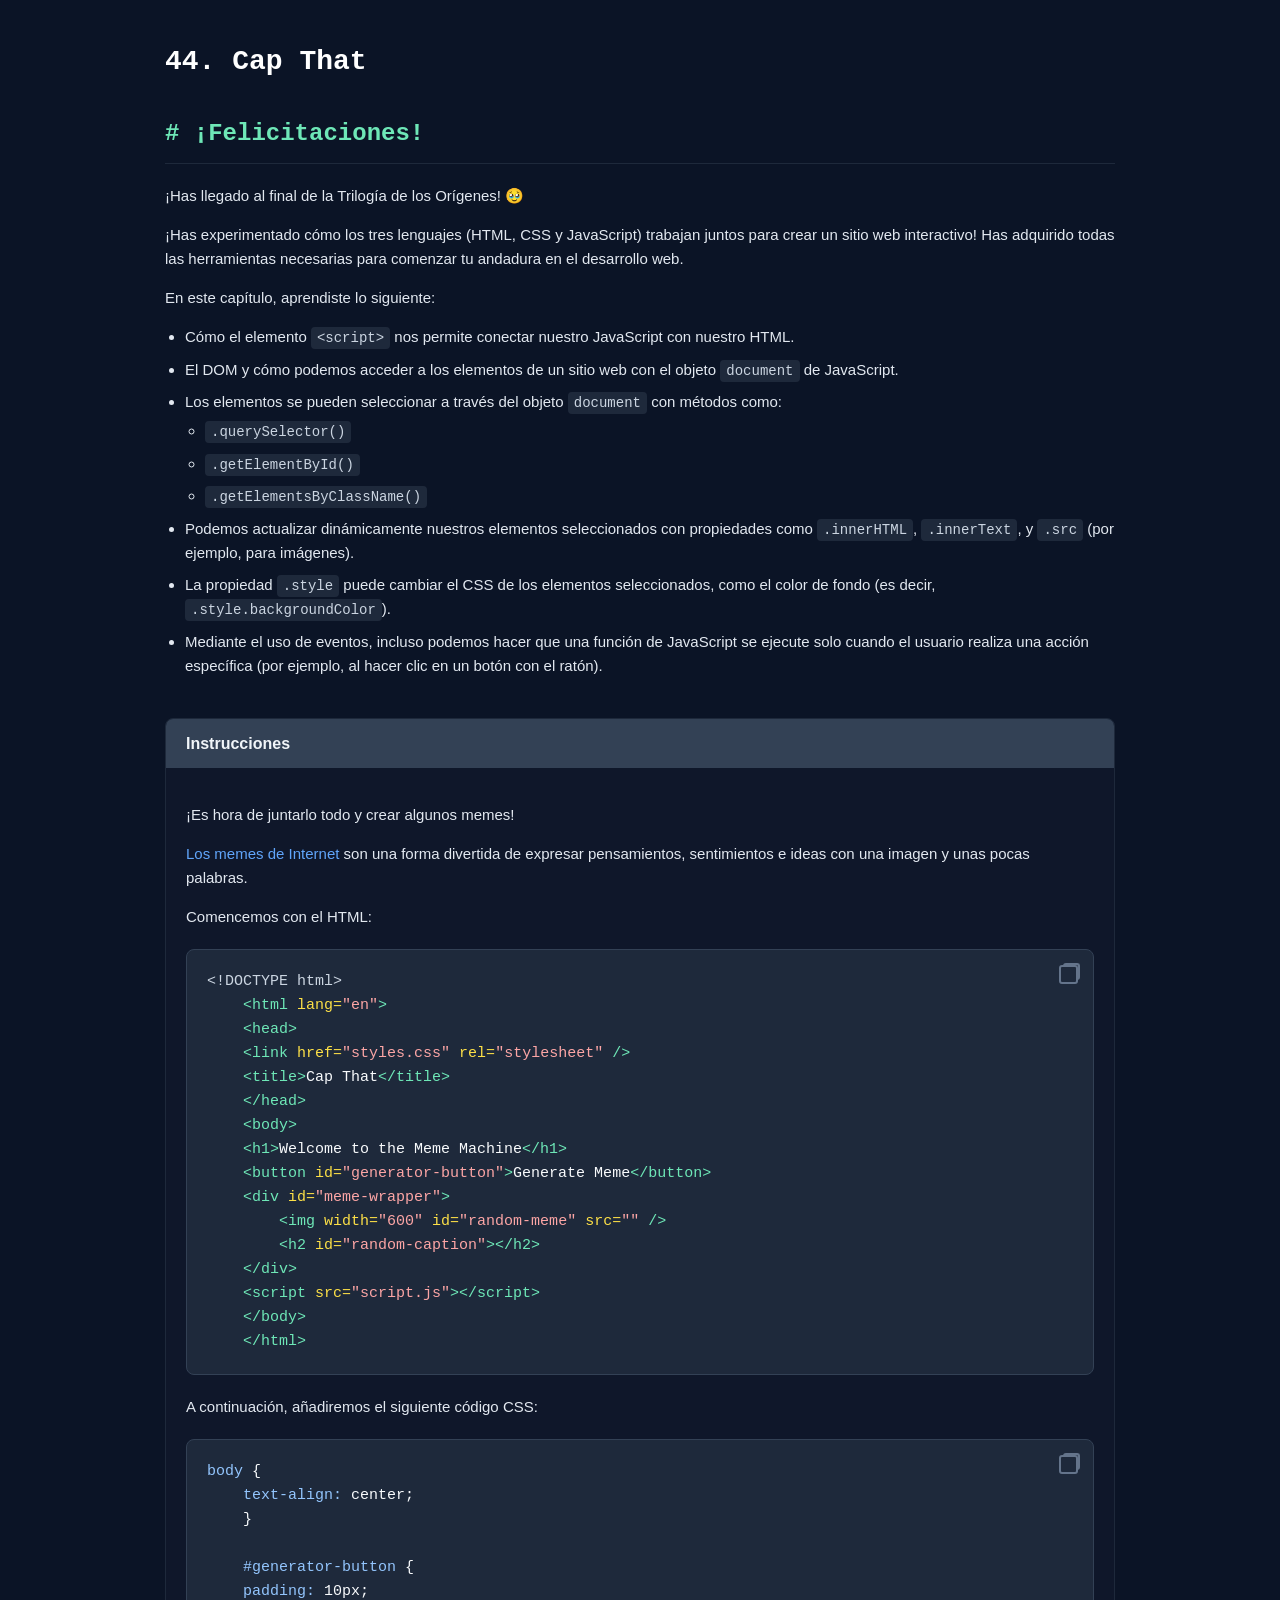
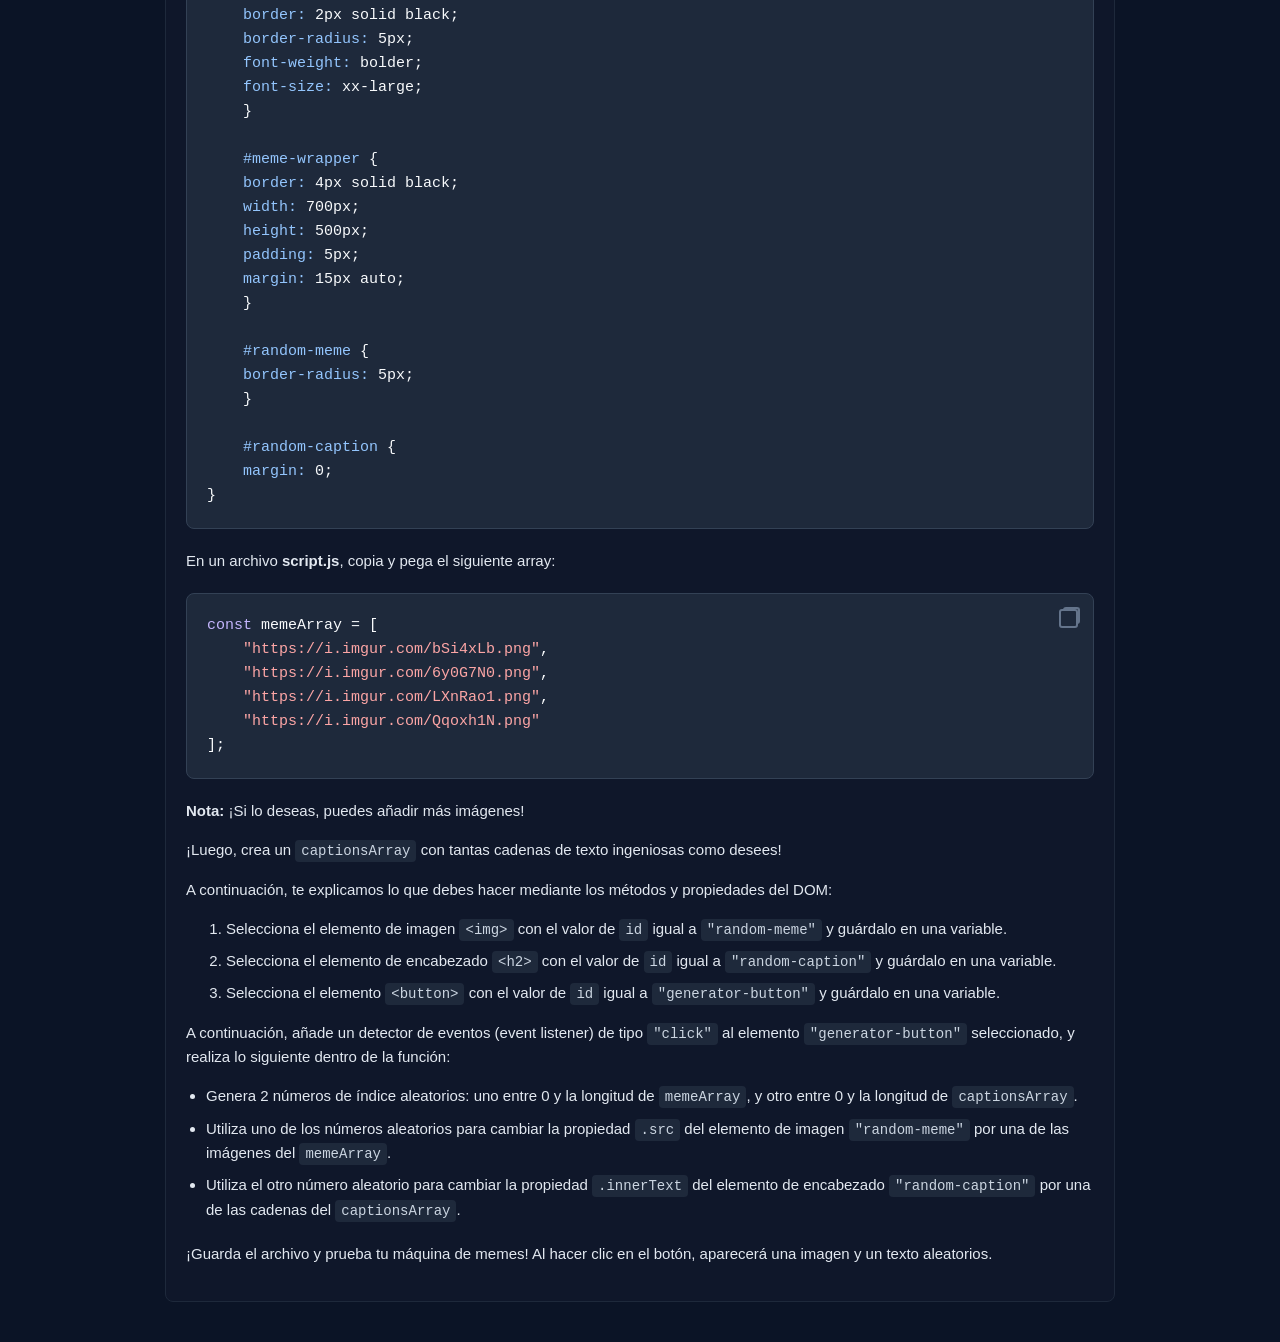
<file: 6-trifecta/06-repaso/01-teoria.html>
<!DOCTYPE html>
<html lang="es">
<head>
    <meta charset="UTF-8">
    <meta name="viewport" content="width=device-width, initial-scale=1.0">
    <title>44. Cap That - Tutorial</title>
    <style>
        /* Estilos generales imitando la plataforma oscura */
        body {
            background-color: #0b1426;
            color: #e2e8f0;
            font-family: 'Segoe UI', Tahoma, Geneva, Verdana, sans-serif;
            line-height: 1.6;
            margin: 0;
            padding: 40px;
            font-size: 15px;
        }

        .container {
            max-width: 950px;
            margin: 0 auto;
        }

        .top-title {
            font-family: 'Courier New', Courier, monospace;
            font-size: 28px;
            font-weight: bold;
            color: #ffffff;
            margin-bottom: 30px;
        }

        h1 {
            color: #6ee7b7;
            font-size: 24px;
            font-weight: bold;
            margin-bottom: 20px;
            font-family: monospace;
            border-bottom: 1px solid #1e293b;
            padding-bottom: 10px;
        }

        ul {
            margin-bottom: 20px;
            padding-left: 20px;
        }

        li {
            margin-bottom: 8px;
        }

        ul ul {
            margin-top: 5px;
            margin-bottom: 5px;
            list-style-type: circle;
        }

        /* Estilos para código en línea */
        code {
            background-color: #1e293b;
            padding: 3px 6px;
            border-radius: 4px;
            font-family: 'Courier New', Courier, monospace;
            color: #cbd5e1;
            font-size: 14px;
        }

        /* Estilos para los bloques de código grandes */
        .code-block {
            background-color: #1e293b;
            padding: 20px;
            border-radius: 8px;
            margin: 20px 0;
            position: relative;
            overflow-x: auto;
            border: 1px solid #334155;
        }

        .code-block pre {
            margin: 0;
            font-family: 'Courier New', Courier, monospace;
            color: #f8fafc;
        }

        .code-block code {
            background-color: transparent;
            padding: 0;
            color: inherit;
        }

        /* Simulando el botón de copiar de la esquina */
        .copy-icon {
            position: absolute;
            top: 15px;
            right: 15px;
            width: 15px;
            height: 15px;
            border: 2px solid #64748b;
            border-radius: 3px;
            cursor: pointer;
        }
        .copy-icon::before {
            content: '';
            position: absolute;
            top: -4px;
            right: -4px;
            width: 15px;
            height: 15px;
            border-top: 2px solid #64748b;
            border-right: 2px solid #64748b;
            border-radius: 3px;
        }

        /* Estilos para la sección de instrucciones */
        .instructions-container {
            background-color: #0f172a;
            border-radius: 8px;
            margin-top: 40px;
            overflow: hidden;
            border: 1px solid #1e293b;
        }

        .instructions-header {
            background-color: #334155;
            padding: 12px 20px;
            font-weight: bold;
            font-size: 16px;
            color: #f1f5f9;
        }

        .instructions-content {
            padding: 20px;
        }

        a {
            color: #60a5fa;
            text-decoration: none;
        }

        a:hover {
            text-decoration: underline;
        }
    </style>
</head>
<body>

<div class="container">
    <div class="top-title">44. Cap That</div>

    <h1># ¡Felicitaciones!</h1>

    <p>¡Has llegado al final de la Trilogía de los Orígenes! 🥹</p>

    <p>¡Has experimentado cómo los tres lenguajes (HTML, CSS y JavaScript) trabajan juntos para crear un sitio web interactivo! Has adquirido todas las herramientas necesarias para comenzar tu andadura en el desarrollo web.</p>

    <p>En este capítulo, aprendiste lo siguiente:</p>

    <ul>
        <li>Cómo el elemento <code>&lt;script&gt;</code> nos permite conectar nuestro JavaScript con nuestro HTML.</li>
        <li>El DOM y cómo podemos acceder a los elementos de un sitio web con el objeto <code>document</code> de JavaScript.</li>
        <li>Los elementos se pueden seleccionar a través del objeto <code>document</code> con métodos como:
            <ul>
                <li><code>.querySelector()</code></li>
                <li><code>.getElementById()</code></li>
                <li><code>.getElementsByClassName()</code></li>
            </ul>
        </li>
        <li>Podemos actualizar dinámicamente nuestros elementos seleccionados con propiedades como <code>.innerHTML</code>, <code>.innerText</code>, y <code>.src</code> (por ejemplo, para imágenes).</li>
        <li>La propiedad <code>.style</code> puede cambiar el CSS de los elementos seleccionados, como el color de fondo (es decir, <code>.style.backgroundColor</code>).</li>
        <li>Mediante el uso de eventos, incluso podemos hacer que una función de JavaScript se ejecute solo cuando el usuario realiza una acción específica (por ejemplo, al hacer clic en un botón con el ratón).</li>
    </ul>

    <div class="instructions-container">
        <div class="instructions-header">Instrucciones</div>
        
        <div class="instructions-content">
            <p>¡Es hora de juntarlo todo y crear algunos memes!</p>

            <p><a href="#">Los memes de Internet</a> son una forma divertida de expresar pensamientos, sentimientos e ideas con una imagen y unas pocas palabras.</p>

            <p>Comencemos con el HTML:</p>

            <div class="code-block">
                <div class="copy-icon"></div>
<pre><span style="color: #cbd5e1;">&lt;!DOCTYPE html&gt;</span>
    <span style="color: #6ee7b7;">&lt;html</span> <span style="color: #fde047;">lang=</span><span style="color: #fca5a5;">"en"</span><span style="color: #6ee7b7;">&gt;</span>
    <span style="color: #6ee7b7;">&lt;head&gt;</span>
    <span style="color: #6ee7b7;">&lt;link</span> <span style="color: #fde047;">href=</span><span style="color: #fca5a5;">"styles.css"</span> <span style="color: #fde047;">rel=</span><span style="color: #fca5a5;">"stylesheet"</span> <span style="color: #6ee7b7;">/&gt;</span>
    <span style="color: #6ee7b7;">&lt;title&gt;</span>Cap That<span style="color: #6ee7b7;">&lt;/title&gt;</span>
    <span style="color: #6ee7b7;">&lt;/head&gt;</span>
    <span style="color: #6ee7b7;">&lt;body&gt;</span>
    <span style="color: #6ee7b7;">&lt;h1&gt;</span>Welcome to the Meme Machine<span style="color: #6ee7b7;">&lt;/h1&gt;</span>
    <span style="color: #6ee7b7;">&lt;button</span> <span style="color: #fde047;">id=</span><span style="color: #fca5a5;">"generator-button"</span><span style="color: #6ee7b7;">&gt;</span>Generate Meme<span style="color: #6ee7b7;">&lt;/button&gt;</span>
    <span style="color: #6ee7b7;">&lt;div</span> <span style="color: #fde047;">id=</span><span style="color: #fca5a5;">"meme-wrapper"</span><span style="color: #6ee7b7;">&gt;</span>
        <span style="color: #6ee7b7;">&lt;img</span> <span style="color: #fde047;">width=</span><span style="color: #fca5a5;">"600"</span> <span style="color: #fde047;">id=</span><span style="color: #fca5a5;">"random-meme"</span> <span style="color: #fde047;">src=</span><span style="color: #fca5a5;">""</span> <span style="color: #6ee7b7;">/&gt;</span>
        <span style="color: #6ee7b7;">&lt;h2</span> <span style="color: #fde047;">id=</span><span style="color: #fca5a5;">"random-caption"</span><span style="color: #6ee7b7;">&gt;&lt;/h2&gt;</span>
    <span style="color: #6ee7b7;">&lt;/div&gt;</span>
    <span style="color: #6ee7b7;">&lt;script</span> <span style="color: #fde047;">src=</span><span style="color: #fca5a5;">"script.js"</span><span style="color: #6ee7b7;">&gt;&lt;/script&gt;</span>
    <span style="color: #6ee7b7;">&lt;/body&gt;</span>
    <span style="color: #6ee7b7;">&lt;/html&gt;</span>
</pre>
            </div>

            <p>A continuación, añadiremos el siguiente código CSS:</p>

            <div class="code-block">
                <div class="copy-icon"></div>
<pre><span style="color: #93c5fd;">body</span> {
    <span style="color: #93c5fd;">text-align:</span> center;
    }

    <span style="color: #93c5fd;">#generator-button</span> {
    <span style="color: #93c5fd;">padding:</span> 10px;
    <span style="color: #93c5fd;">border:</span> 2px solid black;
    <span style="color: #93c5fd;">border-radius:</span> 5px;
    <span style="color: #93c5fd;">font-weight:</span> bolder;
    <span style="color: #93c5fd;">font-size:</span> xx-large;
    }

    <span style="color: #93c5fd;">#meme-wrapper</span> {
    <span style="color: #93c5fd;">border:</span> 4px solid black;
    <span style="color: #93c5fd;">width:</span> 700px;
    <span style="color: #93c5fd;">height:</span> 500px;
    <span style="color: #93c5fd;">padding:</span> 5px;
    <span style="color: #93c5fd;">margin:</span> 15px auto;
    }

    <span style="color: #93c5fd;">#random-meme</span> {
    <span style="color: #93c5fd;">border-radius:</span> 5px;
    }

    <span style="color: #93c5fd;">#random-caption</span> {
    <span style="color: #93c5fd;">margin:</span> 0;
}</pre>
            </div>

            <p>En un archivo <strong>script.js</strong>, copia y pega el siguiente array:</p>

            <div class="code-block">
                <div class="copy-icon"></div>
<pre><span style="color: #c4b5fd;">const</span> memeArray = [
    <span style="color: #fca5a5;">"https://i.imgur.com/bSi4xLb.png"</span>,
    <span style="color: #fca5a5;">"https://i.imgur.com/6y0G7N0.png"</span>,
    <span style="color: #fca5a5;">"https://i.imgur.com/LXnRao1.png"</span>,
    <span style="color: #fca5a5;">"https://i.imgur.com/Qqoxh1N.png"</span>
];</pre>
            </div>

            <p><strong>Nota:</strong> ¡Si lo deseas, puedes añadir más imágenes!</p>

            <p>¡Luego, crea un <code>captionsArray</code> con tantas cadenas de texto ingeniosas como desees!</p>

            <p>A continuación, te explicamos lo que debes hacer mediante los métodos y propiedades del DOM:</p>

            <ol>
                <li>Selecciona el elemento de imagen <code>&lt;img&gt;</code> con el valor de <code>id</code> igual a <code>"random-meme"</code> y guárdalo en una variable.</li>
                <li>Selecciona el elemento de encabezado <code>&lt;h2&gt;</code> con el valor de <code>id</code> igual a <code>"random-caption"</code> y guárdalo en una variable.</li>
                <li>Selecciona el elemento <code>&lt;button&gt;</code> con el valor de <code>id</code> igual a <code>"generator-button"</code> y guárdalo en una variable.</li>
            </ol>

            <p>A continuación, añade un detector de eventos (event listener) de tipo <code>"click"</code> al elemento <code>"generator-button"</code> seleccionado, y realiza lo siguiente dentro de la función:</p>

            <ul>
                <li>Genera 2 números de índice aleatorios: uno entre 0 y la longitud de <code>memeArray</code>, y otro entre 0 y la longitud de <code>captionsArray</code>.</li>
                <li>Utiliza uno de los números aleatorios para cambiar la propiedad <code>.src</code> del elemento de imagen <code>"random-meme"</code> por una de las imágenes del <code>memeArray</code>.</li>
                <li>Utiliza el otro número aleatorio para cambiar la propiedad <code>.innerText</code> del elemento de encabezado <code>"random-caption"</code> por una de las cadenas del <code>captionsArray</code>.</li>
            </ul>

            <p>¡Guarda el archivo y prueba tu máquina de memes! Al hacer clic en el botón, aparecerá una imagen y un texto aleatorios.</p>
        </div>
    </div>
</div>

</body>
</html>
</file>
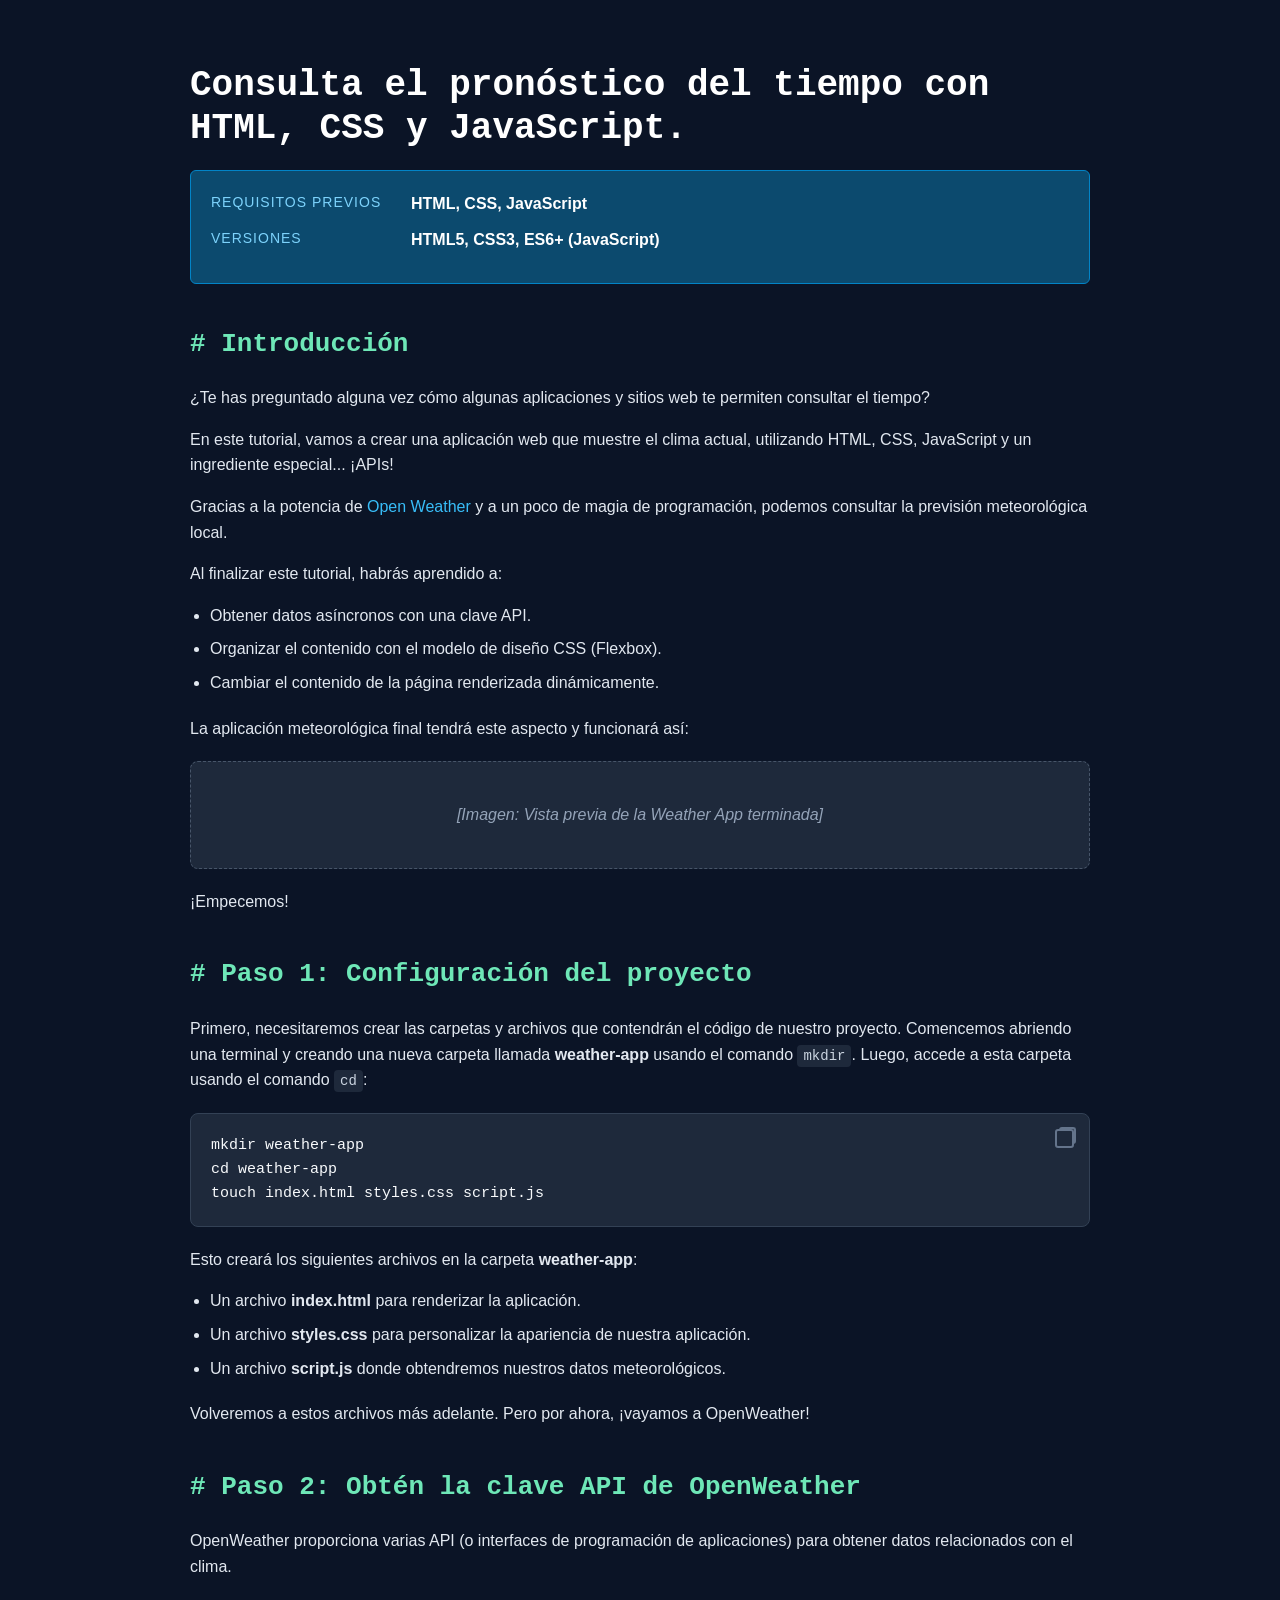
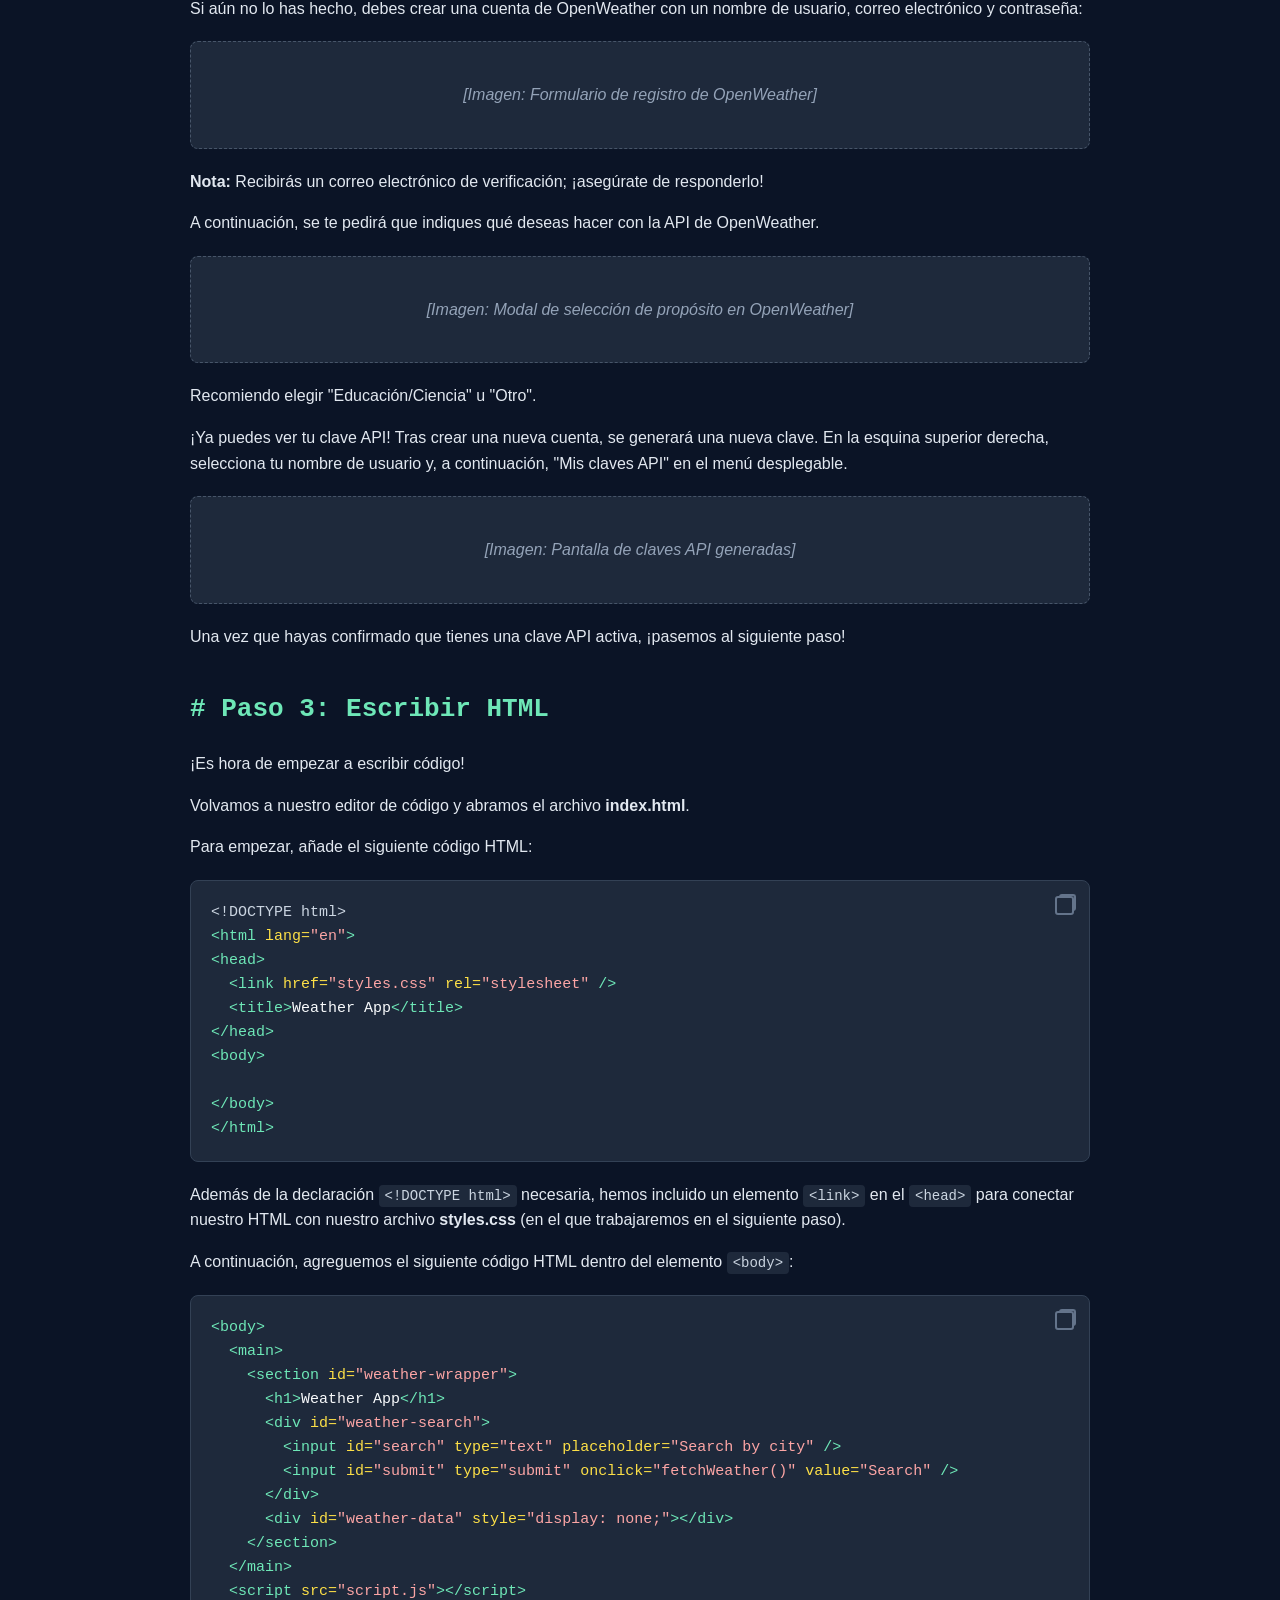
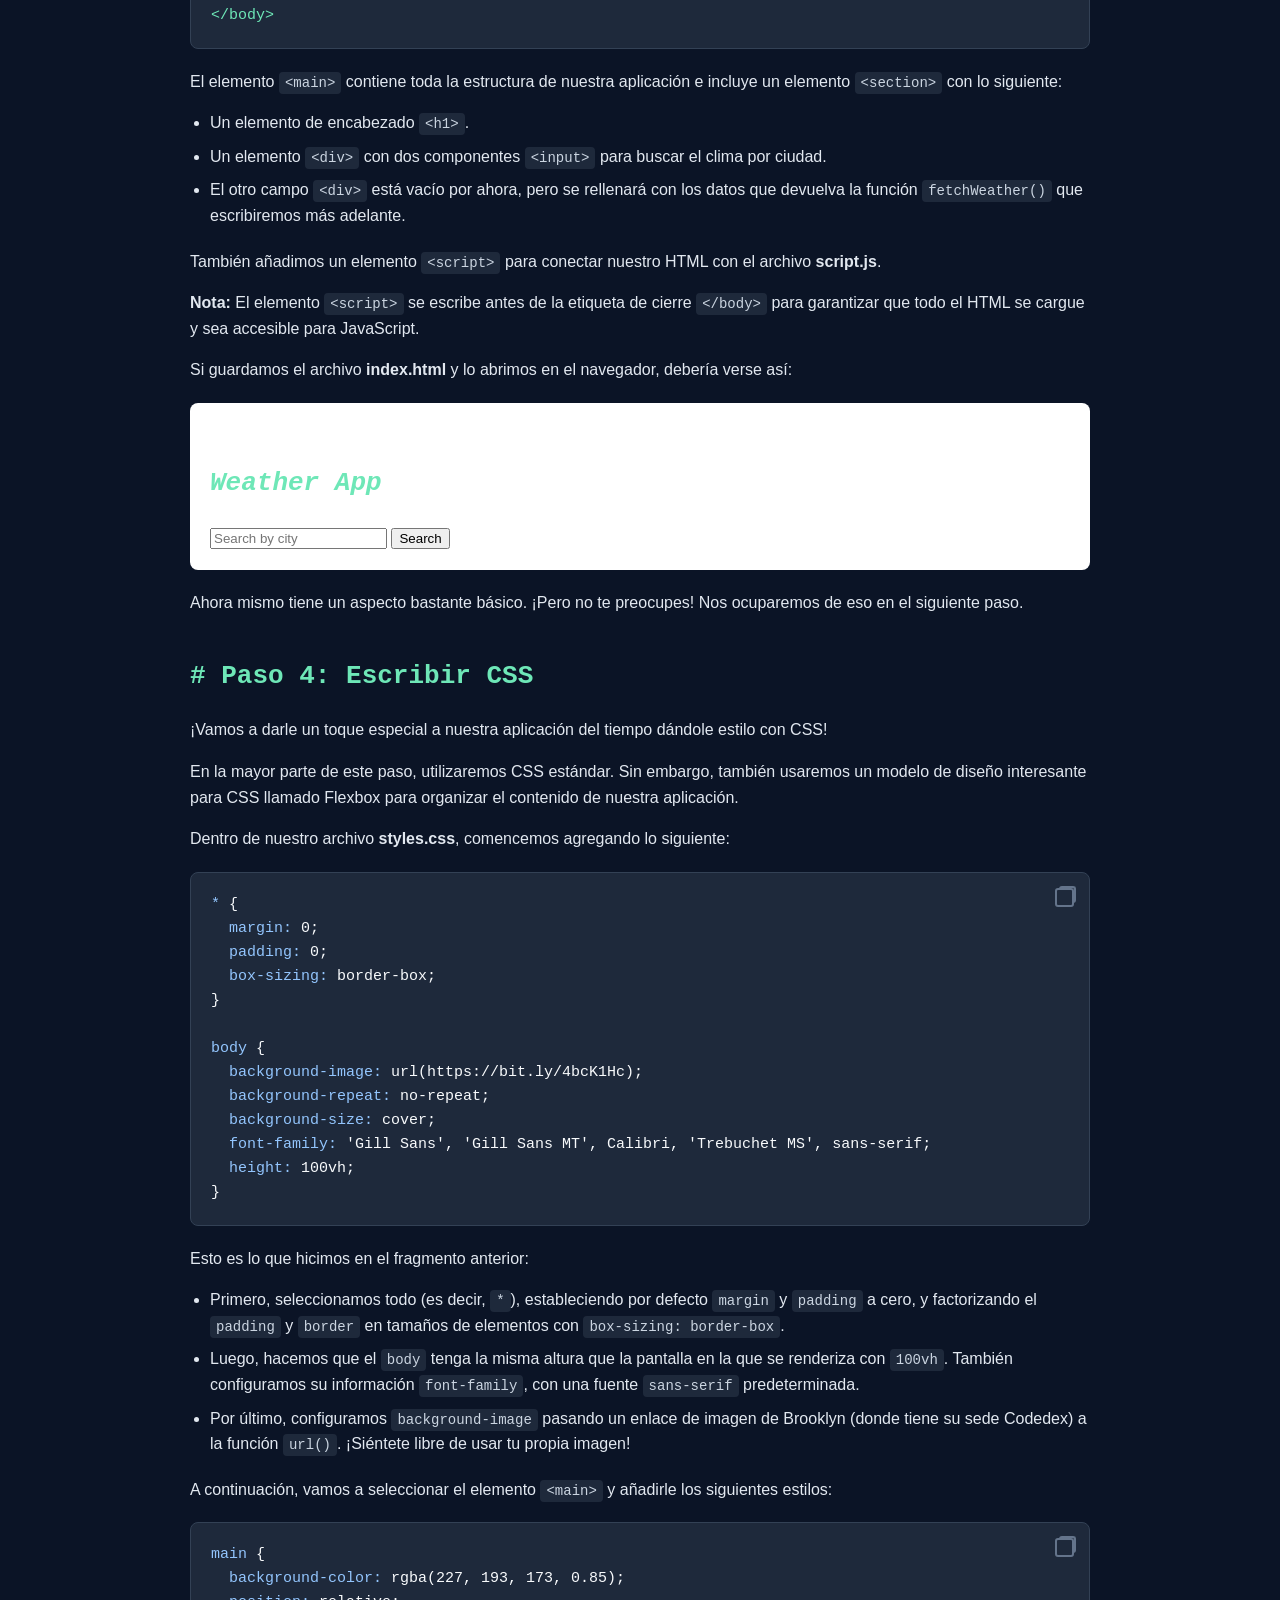
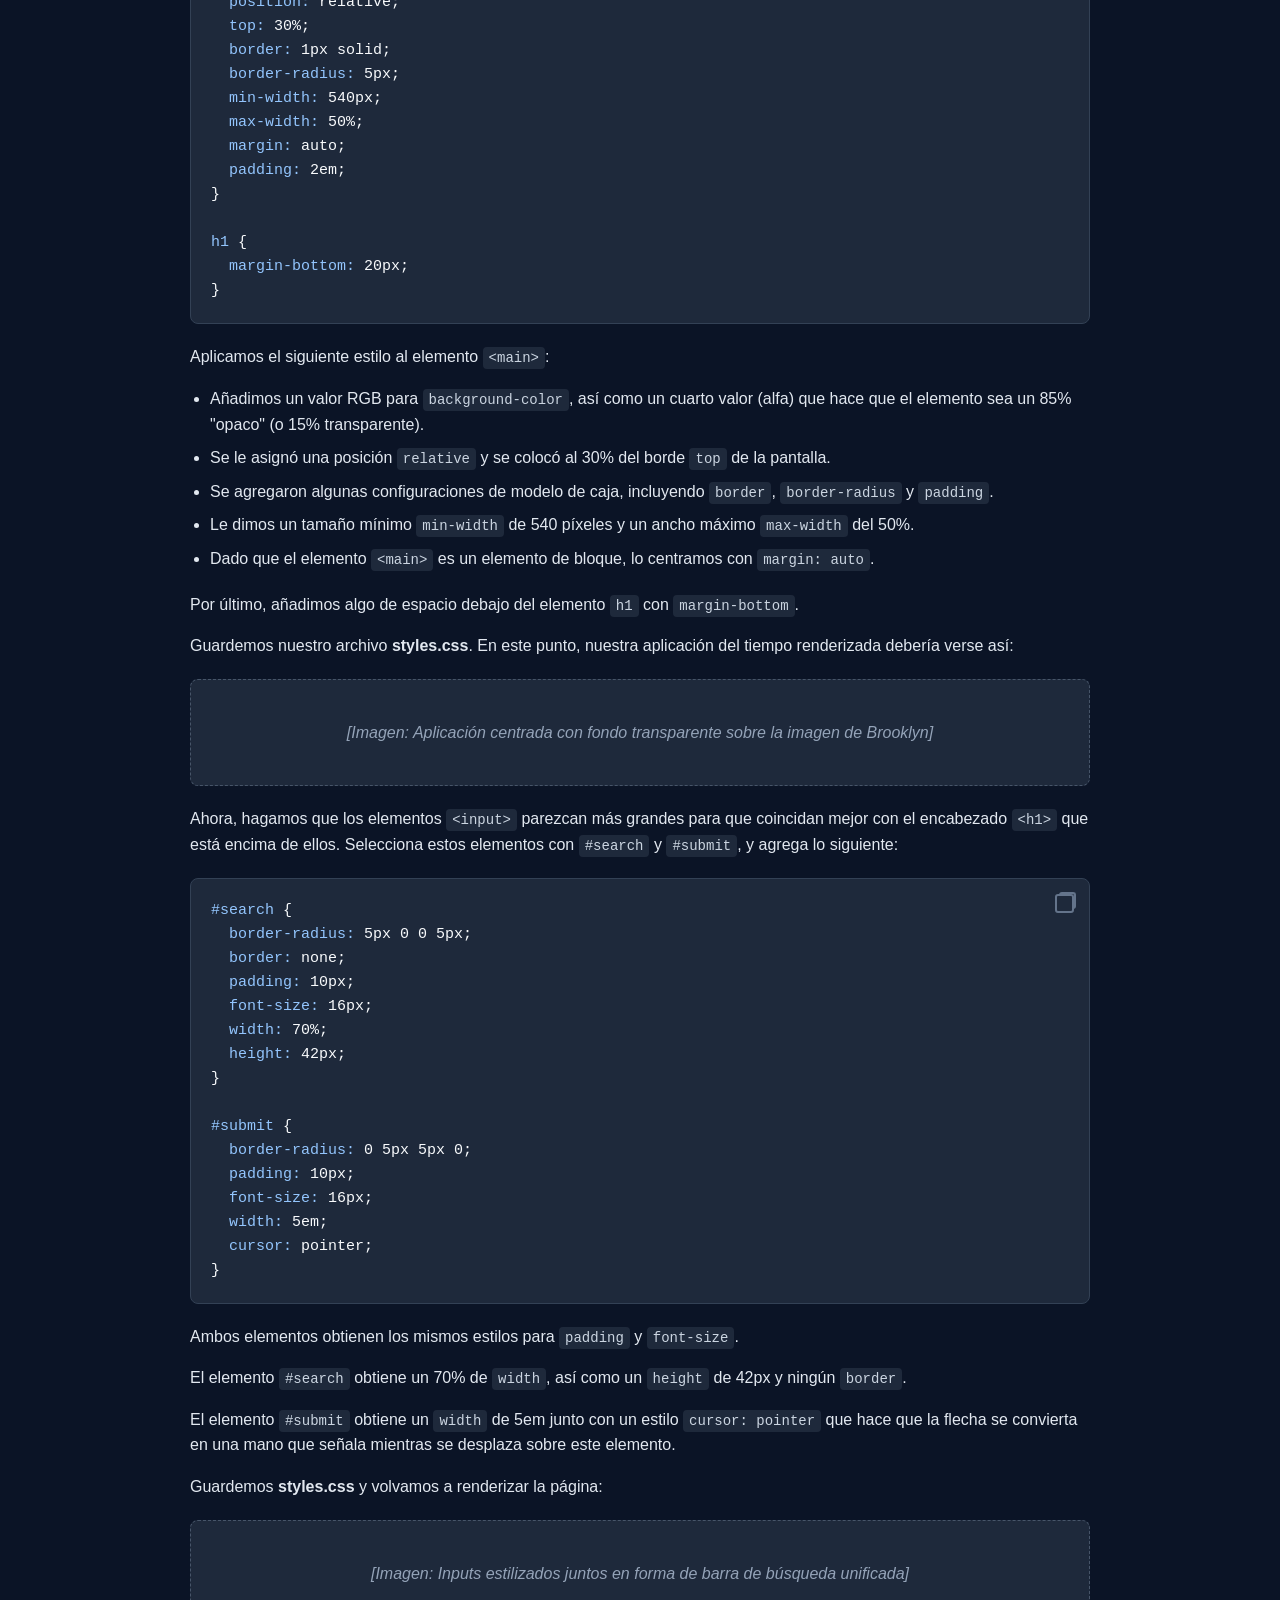
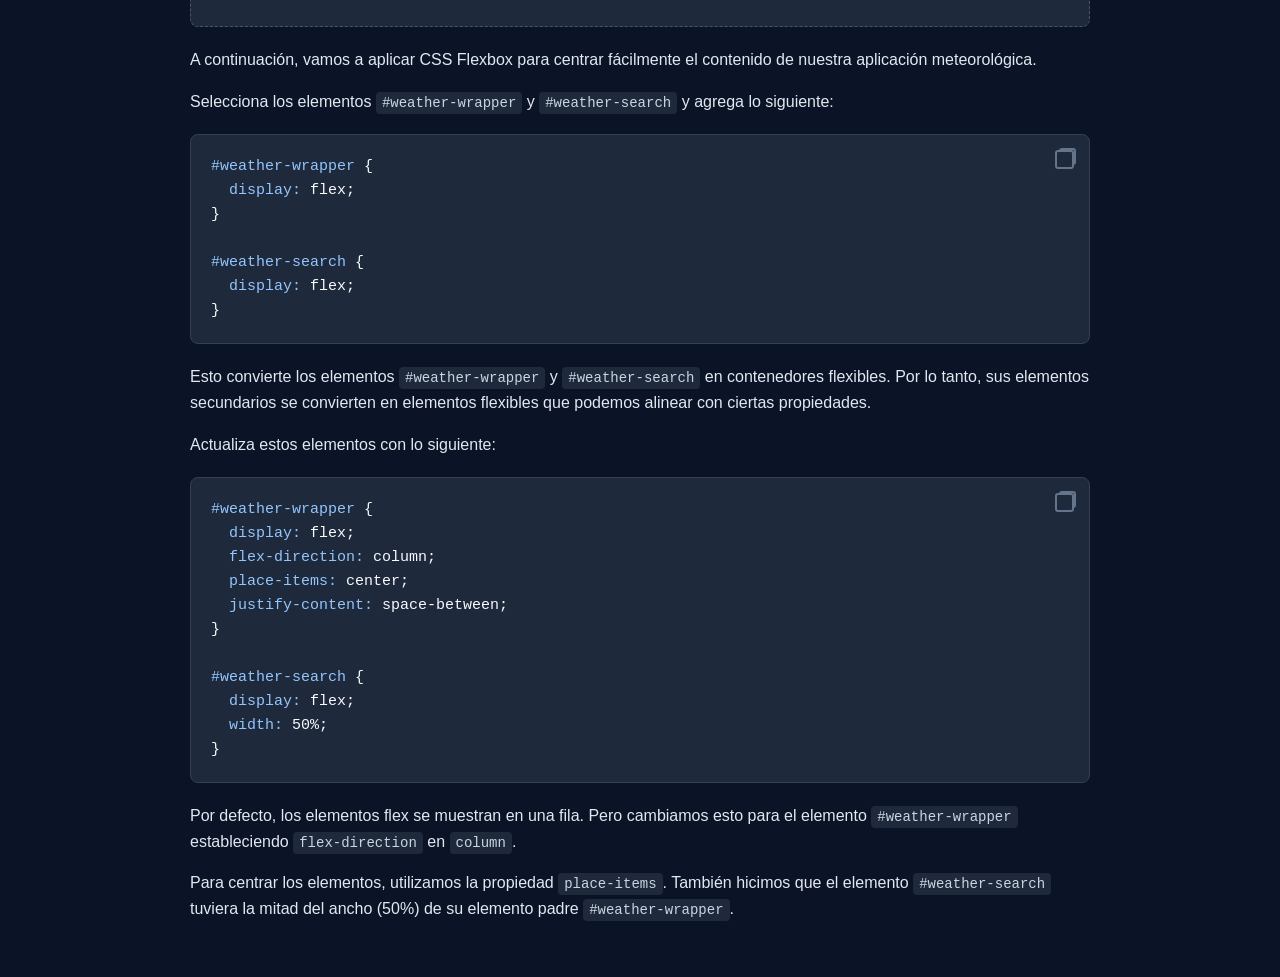
<file: 7-proyectos-finales/consulta-pronostico/ejercio.html>
<!DOCTYPE html>
<html lang="es">
<head>
    <meta charset="UTF-8">
    <meta name="viewport" content="width=device-width, initial-scale=1.0">
    <title>Consulta el pronóstico del tiempo - Tutorial</title>
    <style>
        /* Estilos generales imitando la plataforma oscura */
        body {
            background-color: #0b1426;
            color: #e2e8f0;
            font-family: 'Segoe UI', Tahoma, Geneva, Verdana, sans-serif;
            line-height: 1.6;
            margin: 0;
            padding: 40px;
            font-size: 16px;
        }

        .container {
            max-width: 900px;
            margin: 0 auto;
        }

        h1.main-title {
            font-family: 'Courier New', Courier, monospace;
            font-size: 36px;
            font-weight: bold;
            color: #ffffff;
            margin-bottom: 20px;
            line-height: 1.2;
        }

        .author-info {
            display: flex;
            align-items: center;
            gap: 10px;
            margin-bottom: 20px;
            font-size: 14px;
        }
        
        .author-info img {
            width: 30px;
            height: 30px;
            border-radius: 50%;
            background-color: #475569;
        }

        .author-name {
            font-weight: bold;
            color: #ffffff;
        }

        .info-box {
            background-color: #0c4a6e; /* Azul oscuro */
            border: 1px solid #0284c7;
            border-radius: 6px;
            padding: 20px;
            margin-bottom: 30px;
        }

        .info-row {
            display: flex;
            margin-bottom: 10px;
        }

        .info-label {
            width: 200px;
            color: #7dd3fc;
            font-size: 14px;
            letter-spacing: 1px;
        }

        .info-value {
            font-weight: bold;
            color: #ffffff;
        }

        h2 {
            color: #6ee7b7;
            font-size: 26px;
            font-weight: bold;
            margin-top: 40px;
            margin-bottom: 20px;
            font-family: 'Courier New', Courier, monospace;
        }

        ul {
            margin-bottom: 20px;
            padding-left: 20px;
        }

        li {
            margin-bottom: 8px;
        }

        a {
            color: #38bdf8;
            text-decoration: none;
        }

        a:hover {
            text-decoration: underline;
        }

        /* Estilos para código en línea */
        code {
            background-color: #1e293b;
            padding: 3px 6px;
            border-radius: 4px;
            font-family: 'Courier New', Courier, monospace;
            color: #cbd5e1;
            font-size: 14px;
        }

        /* Estilos para los bloques de código grandes */
        .code-block {
            background-color: #1e293b;
            padding: 20px;
            border-radius: 8px;
            margin: 20px 0;
            position: relative;
            overflow-x: auto;
            border: 1px solid #334155;
        }

        .code-block pre {
            margin: 0;
            font-family: 'Courier New', Courier, monospace;
            color: #f8fafc;
            font-size: 15px;
        }

        /* Simulando el botón de copiar de la esquina */
        .copy-icon {
            position: absolute;
            top: 15px;
            right: 15px;
            width: 15px;
            height: 15px;
            border: 2px solid #64748b;
            border-radius: 3px;
            cursor: pointer;
        }
        .copy-icon::before {
            content: '';
            position: absolute;
            top: -4px;
            right: -4px;
            width: 15px;
            height: 15px;
            border-top: 2px solid #64748b;
            border-right: 2px solid #64748b;
            border-radius: 3px;
        }

        .image-placeholder {
            background-color: #1e293b;
            border: 1px dashed #475569;
            border-radius: 8px;
            padding: 40px;
            text-align: center;
            color: #94a3b8;
            margin: 20px 0;
            font-style: italic;
        }
    </style>
</head>
<body>

<div class="container">
    <h1 class="main-title">Consulta el pronóstico del tiempo con HTML, CSS y JavaScript.</h1>
    <div class="info-box">
        <div class="info-row">
            <div class="info-label">REQUISITOS PREVIOS</div>
            <div class="info-value">HTML, CSS, JavaScript</div>
        </div>
        <div class="info-row">
            <div class="info-label">VERSIONES</div>
            <div class="info-value">HTML5, CSS3, ES6+ (JavaScript)</div>
        </div>
    </div>

    <h2># Introducción</h2>

    <p>¿Te has preguntado alguna vez cómo algunas aplicaciones y sitios web te permiten consultar el tiempo?</p>

    <p>En este tutorial, vamos a crear una aplicación web que muestre el clima actual, utilizando HTML, CSS, JavaScript y un ingrediente especial... ¡APIs!</p>

    <p>Gracias a la potencia de <a href="#">Open Weather</a> y a un poco de magia de programación, podemos consultar la previsión meteorológica local.</p>

    <p>Al finalizar este tutorial, habrás aprendido a:</p>

    <ul>
        <li>Obtener datos asíncronos con una clave API.</li>
        <li>Organizar el contenido con el modelo de diseño CSS (Flexbox).</li>
        <li>Cambiar el contenido de la página renderizada dinámicamente.</li>
    </ul>

    <p>La aplicación meteorológica final tendrá este aspecto y funcionará así:</p>

    <div class="image-placeholder">[Imagen: Vista previa de la Weather App terminada]</div>

    <p>¡Empecemos!</p>

    <h2># Paso 1: Configuración del proyecto</h2>

    <p>Primero, necesitaremos crear las carpetas y archivos que contendrán el código de nuestro proyecto. Comencemos abriendo una terminal y creando una nueva carpeta llamada <strong>weather-app</strong> usando el comando <code>mkdir</code>. Luego, accede a esta carpeta usando el comando <code>cd</code>:</p>

    <div class="code-block">
        <div class="copy-icon"></div>
<pre>mkdir weather-app
cd weather-app
touch index.html styles.css script.js</pre>
    </div>

    <p>Esto creará los siguientes archivos en la carpeta <strong>weather-app</strong>:</p>

    <ul>
        <li>Un archivo <strong>index.html</strong> para renderizar la aplicación.</li>
        <li>Un archivo <strong>styles.css</strong> para personalizar la apariencia de nuestra aplicación.</li>
        <li>Un archivo <strong>script.js</strong> donde obtendremos nuestros datos meteorológicos.</li>
    </ul>

    <p>Volveremos a estos archivos más adelante. Pero por ahora, ¡vayamos a OpenWeather!</p>

    <h2># Paso 2: Obtén la clave API de OpenWeather</h2>

    <p>OpenWeather proporciona varias API (o interfaces de programación de aplicaciones) para obtener datos relacionados con el clima.</p>

    <p>Si aún no lo has hecho, debes crear una cuenta de OpenWeather con un nombre de usuario, correo electrónico y contraseña:</p>

    <div class="image-placeholder">[Imagen: Formulario de registro de OpenWeather]</div>

    <p><strong>Nota:</strong> Recibirás un correo electrónico de verificación; ¡asegúrate de responderlo!</p>

    <p>A continuación, se te pedirá que indiques qué deseas hacer con la API de OpenWeather.</p>

    <div class="image-placeholder">[Imagen: Modal de selección de propósito en OpenWeather]</div>

    <p>Recomiendo elegir "Educación/Ciencia" u "Otro".</p>

    <p>¡Ya puedes ver tu clave API! Tras crear una nueva cuenta, se generará una nueva clave. En la esquina superior derecha, selecciona tu nombre de usuario y, a continuación, "Mis claves API" en el menú desplegable.</p>

    <div class="image-placeholder">[Imagen: Pantalla de claves API generadas]</div>

    <p>Una vez que hayas confirmado que tienes una clave API activa, ¡pasemos al siguiente paso!</p>

    <h2># Paso 3: Escribir HTML</h2>

    <p>¡Es hora de empezar a escribir código!</p>

    <p>Volvamos a nuestro editor de código y abramos el archivo <strong>index.html</strong>.</p>

    <p>Para empezar, añade el siguiente código HTML:</p>

    <div class="code-block">
        <div class="copy-icon"></div>
<pre><span style="color: #cbd5e1;">&lt;!DOCTYPE html&gt;</span>
<span style="color: #6ee7b7;">&lt;html</span> <span style="color: #fde047;">lang=</span><span style="color: #fca5a5;">"en"</span><span style="color: #6ee7b7;">&gt;</span>
<span style="color: #6ee7b7;">&lt;head&gt;</span>
  <span style="color: #6ee7b7;">&lt;link</span> <span style="color: #fde047;">href=</span><span style="color: #fca5a5;">"styles.css"</span> <span style="color: #fde047;">rel=</span><span style="color: #fca5a5;">"stylesheet"</span> <span style="color: #6ee7b7;">/&gt;</span>
  <span style="color: #6ee7b7;">&lt;title&gt;</span>Weather App<span style="color: #6ee7b7;">&lt;/title&gt;</span>
<span style="color: #6ee7b7;">&lt;/head&gt;</span>
<span style="color: #6ee7b7;">&lt;body&gt;</span>

<span style="color: #6ee7b7;">&lt;/body&gt;</span>
<span style="color: #6ee7b7;">&lt;/html&gt;</span></pre>
    </div>

    <p>Además de la declaración <code>&lt;!DOCTYPE html&gt;</code> necesaria, hemos incluido un elemento <code>&lt;link&gt;</code> en el <code>&lt;head&gt;</code> para conectar nuestro HTML con nuestro archivo <strong>styles.css</strong> (en el que trabajaremos en el siguiente paso).</p>

    <p>A continuación, agreguemos el siguiente código HTML dentro del elemento <code>&lt;body&gt;</code>:</p>

    <div class="code-block">
        <div class="copy-icon"></div>
<pre><span style="color: #6ee7b7;">&lt;body&gt;</span>
  <span style="color: #6ee7b7;">&lt;main&gt;</span>
    <span style="color: #6ee7b7;">&lt;section</span> <span style="color: #fde047;">id=</span><span style="color: #fca5a5;">"weather-wrapper"</span><span style="color: #6ee7b7;">&gt;</span>
      <span style="color: #6ee7b7;">&lt;h1&gt;</span>Weather App<span style="color: #6ee7b7;">&lt;/h1&gt;</span>
      <span style="color: #6ee7b7;">&lt;div</span> <span style="color: #fde047;">id=</span><span style="color: #fca5a5;">"weather-search"</span><span style="color: #6ee7b7;">&gt;</span>
        <span style="color: #6ee7b7;">&lt;input</span> <span style="color: #fde047;">id=</span><span style="color: #fca5a5;">"search"</span> <span style="color: #fde047;">type=</span><span style="color: #fca5a5;">"text"</span> <span style="color: #fde047;">placeholder=</span><span style="color: #fca5a5;">"Search by city"</span> <span style="color: #6ee7b7;">/&gt;</span>
        <span style="color: #6ee7b7;">&lt;input</span> <span style="color: #fde047;">id=</span><span style="color: #fca5a5;">"submit"</span> <span style="color: #fde047;">type=</span><span style="color: #fca5a5;">"submit"</span> <span style="color: #fde047;">onclick=</span><span style="color: #fca5a5;">"fetchWeather()"</span> <span style="color: #fde047;">value=</span><span style="color: #fca5a5;">"Search"</span> <span style="color: #6ee7b7;">/&gt;</span>
      <span style="color: #6ee7b7;">&lt;/div&gt;</span>
      <span style="color: #6ee7b7;">&lt;div</span> <span style="color: #fde047;">id=</span><span style="color: #fca5a5;">"weather-data"</span> <span style="color: #fde047;">style=</span><span style="color: #fca5a5;">"display: none;"</span><span style="color: #6ee7b7;">&gt;&lt;/div&gt;</span>
    <span style="color: #6ee7b7;">&lt;/section&gt;</span>
  <span style="color: #6ee7b7;">&lt;/main&gt;</span>
  <span style="color: #6ee7b7;">&lt;script</span> <span style="color: #fde047;">src=</span><span style="color: #fca5a5;">"script.js"</span><span style="color: #6ee7b7;">&gt;&lt;/script&gt;</span>
<span style="color: #6ee7b7;">&lt;/body&gt;</span></pre>
    </div>

    <p>El elemento <code>&lt;main&gt;</code> contiene toda la estructura de nuestra aplicación e incluye un elemento <code>&lt;section&gt;</code> con lo siguiente:</p>

    <ul>
        <li>Un elemento de encabezado <code>&lt;h1&gt;</code>.</li>
        <li>Un elemento <code>&lt;div&gt;</code> con dos componentes <code>&lt;input&gt;</code> para buscar el clima por ciudad.</li>
        <li>El otro campo <code>&lt;div&gt;</code> está vacío por ahora, pero se rellenará con los datos que devuelva la función <code>fetchWeather()</code> que escribiremos más adelante.</li>
    </ul>

    <p>También añadimos un elemento <code>&lt;script&gt;</code> para conectar nuestro HTML con el archivo <strong>script.js</strong>.</p>

    <p><strong>Nota:</strong> El elemento <code>&lt;script&gt;</code> se escribe antes de la etiqueta de cierre <code>&lt;/body&gt;</code> para garantizar que todo el HTML se cargue y sea accesible para JavaScript.</p>

    <p>Si guardamos el archivo <strong>index.html</strong> y lo abrimos en el navegador, debería verse así:</p>

    <div class="image-placeholder" style="background-color: white; color: black; border: none; text-align: left; padding: 20px;">
        <h2>Weather App</h2>
        <input type="text" placeholder="Search by city"> <input type="button" value="Search">
    </div>

    <p>Ahora mismo tiene un aspecto bastante básico. ¡Pero no te preocupes! Nos ocuparemos de eso en el siguiente paso.</p>

    <h2># Paso 4: Escribir CSS</h2>

    <p>¡Vamos a darle un toque especial a nuestra aplicación del tiempo dándole estilo con CSS!</p>

    <p>En la mayor parte de este paso, utilizaremos CSS estándar. Sin embargo, también usaremos un modelo de diseño interesante para CSS llamado Flexbox para organizar el contenido de nuestra aplicación.</p>

    <p>Dentro de nuestro archivo <strong>styles.css</strong>, comencemos agregando lo siguiente:</p>

    <div class="code-block">
        <div class="copy-icon"></div>
<pre><span style="color: #93c5fd;">*</span> {
  <span style="color: #93c5fd;">margin:</span> 0;
  <span style="color: #93c5fd;">padding:</span> 0;
  <span style="color: #93c5fd;">box-sizing:</span> border-box;
}

<span style="color: #93c5fd;">body</span> {
  <span style="color: #93c5fd;">background-image:</span> url(https://bit.ly/4bcK1Hc);
  <span style="color: #93c5fd;">background-repeat:</span> no-repeat;
  <span style="color: #93c5fd;">background-size:</span> cover;
  <span style="color: #93c5fd;">font-family:</span> 'Gill Sans', 'Gill Sans MT', Calibri, 'Trebuchet MS', sans-serif;
  <span style="color: #93c5fd;">height:</span> 100vh;
}</pre>
    </div>

    <p>Esto es lo que hicimos en el fragmento anterior:</p>

    <ul>
        <li>Primero, seleccionamos todo (es decir, <code>*</code>), estableciendo por defecto <code>margin</code> y <code>padding</code> a cero, y factorizando el <code>padding</code> y <code>border</code> en tamaños de elementos con <code>box-sizing: border-box</code>.</li>
        <li>Luego, hacemos que el <code>body</code> tenga la misma altura que la pantalla en la que se renderiza con <code>100vh</code>. También configuramos su información <code>font-family</code>, con una fuente <code>sans-serif</code> predeterminada.</li>
        <li>Por último, configuramos <code>background-image</code> pasando un enlace de imagen de Brooklyn (donde tiene su sede Codedex) a la función <code>url()</code>. ¡Siéntete libre de usar tu propia imagen!</li>
    </ul>

    <p>A continuación, vamos a seleccionar el elemento <code>&lt;main&gt;</code> y añadirle los siguientes estilos:</p>

    <div class="code-block">
        <div class="copy-icon"></div>
<pre><span style="color: #93c5fd;">main</span> {
  <span style="color: #93c5fd;">background-color:</span> rgba(227, 193, 173, 0.85);
  <span style="color: #93c5fd;">position:</span> relative;
  <span style="color: #93c5fd;">top:</span> 30%;
  <span style="color: #93c5fd;">border:</span> 1px solid;
  <span style="color: #93c5fd;">border-radius:</span> 5px;
  <span style="color: #93c5fd;">min-width:</span> 540px;
  <span style="color: #93c5fd;">max-width:</span> 50%;
  <span style="color: #93c5fd;">margin:</span> auto;
  <span style="color: #93c5fd;">padding:</span> 2em;
}

<span style="color: #93c5fd;">h1</span> {
  <span style="color: #93c5fd;">margin-bottom:</span> 20px;
}</pre>
    </div>

    <p>Aplicamos el siguiente estilo al elemento <code>&lt;main&gt;</code>:</p>

    <ul>
        <li>Añadimos un valor RGB para <code>background-color</code>, así como un cuarto valor (alfa) que hace que el elemento sea un 85% "opaco" (o 15% transparente).</li>
        <li>Se le asignó una posición <code>relative</code> y se colocó al 30% del borde <code>top</code> de la pantalla.</li>
        <li>Se agregaron algunas configuraciones de modelo de caja, incluyendo <code>border</code>, <code>border-radius</code> y <code>padding</code>.</li>
        <li>Le dimos un tamaño mínimo <code>min-width</code> de 540 píxeles y un ancho máximo <code>max-width</code> del 50%.</li>
        <li>Dado que el elemento <code>&lt;main&gt;</code> es un elemento de bloque, lo centramos con <code>margin: auto</code>.</li>
    </ul>

    <p>Por último, añadimos algo de espacio debajo del elemento <code>h1</code> con <code>margin-bottom</code>.</p>

    <p>Guardemos nuestro archivo <strong>styles.css</strong>. En este punto, nuestra aplicación del tiempo renderizada debería verse así:</p>

    <div class="image-placeholder">[Imagen: Aplicación centrada con fondo transparente sobre la imagen de Brooklyn]</div>

    <p>Ahora, hagamos que los elementos <code>&lt;input&gt;</code> parezcan más grandes para que coincidan mejor con el encabezado <code>&lt;h1&gt;</code> que está encima de ellos. Selecciona estos elementos con <code>#search</code> y <code>#submit</code>, y agrega lo siguiente:</p>

    <div class="code-block">
        <div class="copy-icon"></div>
<pre><span style="color: #93c5fd;">#search</span> {
  <span style="color: #93c5fd;">border-radius:</span> 5px 0 0 5px;
  <span style="color: #93c5fd;">border:</span> none;
  <span style="color: #93c5fd;">padding:</span> 10px;
  <span style="color: #93c5fd;">font-size:</span> 16px;
  <span style="color: #93c5fd;">width:</span> 70%;
  <span style="color: #93c5fd;">height:</span> 42px;
}

<span style="color: #93c5fd;">#submit</span> {
  <span style="color: #93c5fd;">border-radius:</span> 0 5px 5px 0;
  <span style="color: #93c5fd;">padding:</span> 10px;
  <span style="color: #93c5fd;">font-size:</span> 16px;
  <span style="color: #93c5fd;">width:</span> 5em;
  <span style="color: #93c5fd;">cursor:</span> pointer;
}</pre>
    </div>

    <p>Ambos elementos obtienen los mismos estilos para <code>padding</code> y <code>font-size</code>.</p>

    <p>El elemento <code>#search</code> obtiene un 70% de <code>width</code>, así como un <code>height</code> de 42px y ningún <code>border</code>.</p>

    <p>El elemento <code>#submit</code> obtiene un <code>width</code> de 5em junto con un estilo <code>cursor: pointer</code> que hace que la flecha se convierta en una mano que señala mientras se desplaza sobre este elemento.</p>

    <p>Guardemos <strong>styles.css</strong> y volvamos a renderizar la página:</p>

    <div class="image-placeholder">[Imagen: Inputs estilizados juntos en forma de barra de búsqueda unificada]</div>

    <p>A continuación, vamos a aplicar CSS Flexbox para centrar fácilmente el contenido de nuestra aplicación meteorológica.</p>

    <p>Selecciona los elementos <code>#weather-wrapper</code> y <code>#weather-search</code> y agrega lo siguiente:</p>

    <div class="code-block">
        <div class="copy-icon"></div>
<pre><span style="color: #93c5fd;">#weather-wrapper</span> {
  <span style="color: #93c5fd;">display:</span> flex;
}

<span style="color: #93c5fd;">#weather-search</span> {
  <span style="color: #93c5fd;">display:</span> flex;
}</pre>
    </div>

    <p>Esto convierte los elementos <code>#weather-wrapper</code> y <code>#weather-search</code> en contenedores flexibles. Por lo tanto, sus elementos secundarios se convierten en elementos flexibles que podemos alinear con ciertas propiedades.</p>

    <p>Actualiza estos elementos con lo siguiente:</p>

    <div class="code-block">
        <div class="copy-icon"></div>
<pre><span style="color: #93c5fd;">#weather-wrapper</span> {
  <span style="color: #93c5fd;">display:</span> flex;
  <span style="color: #93c5fd;">flex-direction:</span> column;
  <span style="color: #93c5fd;">place-items:</span> center;
  <span style="color: #93c5fd;">justify-content:</span> space-between;
}

<span style="color: #93c5fd;">#weather-search</span> {
  <span style="color: #93c5fd;">display:</span> flex;
  <span style="color: #93c5fd;">width:</span> 50%;
}</pre>
    </div>

    <p>Por defecto, los elementos flex se muestran en una fila. Pero cambiamos esto para el elemento <code>#weather-wrapper</code> estableciendo <code>flex-direction</code> en <code>column</code>.</p>

    <p>Para centrar los elementos, utilizamos la propiedad <code>place-items</code>. También hicimos que el elemento <code>#weather-search</code> tuviera la mitad del ancho (50%) de su elemento padre <code>#weather-wrapper</code>.</p>

</div>

</body>
</html>
</file>
<file: 6-trifecta/01-script/styles.css>
#traffic-light-div {
    border: 7px solid;
    width: 150px;
    height: 400px;
    background-color: grey;
}

.light {
    border: 3px solid;
    width: 100px;
    height: 100px;
    margin: 20px auto;
    border-radius: 50%;
}
</file>
<file: 6-trifecta/03-selecionar-elementos/ejercicio/styles.css>
body {
    background-color: #d7ba19;
}

#wrapper {
    width: 75%;
    margin: auto;
}

div {
    width: 75%;
    margin: auto;
}

h1 {
    display: inline;
    position: relative;
    bottom: 4em;
}
</file>
<file: 6-trifecta/04-cambio-de-styles/02-ejercicio/styles.css>
body {
    text-align: center;
}

.mood-ring {
    width: 150px;
    height: 150px;
    margin: 20px auto;
    border: 15px solid #ccc;
    border-radius: 50%;
    position: relative;
}

.stone {
    width: 125px;
    height: 125px;
    background-color: #3498db; /* Default color */
    border-radius: 50%;
    position: absolute;
    top: 50%;
    left: 50%;
    transform: translate(-50%, -50%);
    transition: background-color 0.5s ease-in-out;
}
</file>
<file: 6-trifecta/05-events/02-ejercicio/styles.css>
#wrapper {
    border: 2px solid black;
    border-radius: 5px;
    width: 50%;
    margin: 25vh auto;
    padding: 10px;
    text-align: center;
    transition: background-color 0.5s ease-in-out;
}

#quote-div {
    border: 1px solid black;
    border-radius: 5px;
    width: 75%;
    margin: 10px auto;
    background-color: #fff;
}
</file>
